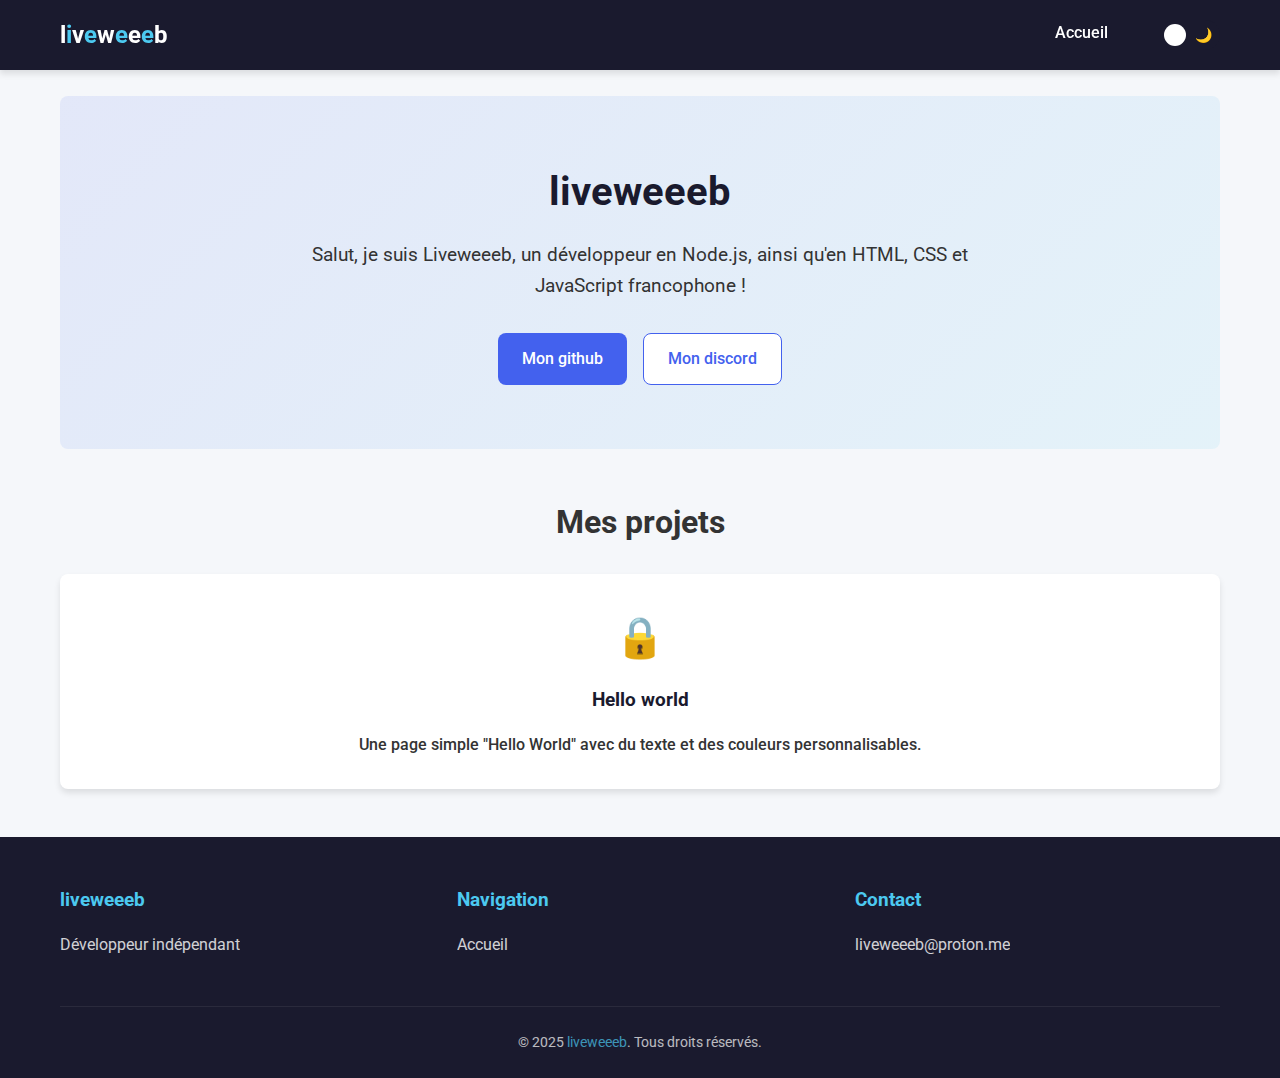
<file: index.html>
<!DOCTYPE html>
<html lang="fr" data-theme="light">
<head>
    <meta charset="UTF-8">
    <meta name="viewport" content="width=device-width, initial-scale=1.0">
    <title>Liveweeeb - Accueil</title>

    <!-- Favicon -->
    <link rel="icon" type="image/png" href="/assets/img/liveweeeb_pfp.png">
    <link rel="apple-touch-icon" href="/assets/img/liveweeeb_pfp.png">

    <!-- CSS -->
    <link rel="stylesheet" href="./assets/css/styles.css">
    <link rel="stylesheet" href="./assets/css/dark.css">
    <link
        href="https://fonts.googleapis.com/css2?family=Roboto:wght@300;400;500;700&family=Source+Code+Pro&display=swap"
        rel="stylesheet">

    <!-- Meta Essentiels -->
    <meta name="description" content="Site portfolio de liveweeeb.">
    <meta name="keywords" content="portfolio, liveweeeb">
    <meta name="author" content="liveweeeb">

    <!-- Meta Thème -->
    <meta name="theme-color" content="#E4F1F9" media="(prefers-color-scheme: light)">
    <meta name="theme-color" content="#1a1a2e" media="(prefers-color-scheme: dark)">
    <meta name="msapplication-TileColor" content="#3f37c9">

    <!-- Open Graph / Facebook -->
    <meta property="og:type" content="website">
    <meta property="og:url" content="https://liveweeeb13.github.io/">
    <meta property="og:title" content="Portfolio de liveweeeb - Page d'Accueil">
    <meta property="og:description" content="Site portfolio de liveweeeb.">
    <meta property="og:image" content="https://liveweeeb13.github.io/assets/img/liveweeeb_pfp.png">

    <!-- Twitter -->
    <meta name="twitter:card" content="summary_large_image">
    <meta name="twitter:title" content="Portfolio  de liveweeeb - Page d'Accueil">
    <meta name="twitter:description" content="Site portfolio de liveweeeb.">
    <meta name="twitter:image" content="https://liveweeeb13.github.io/assets/img/liveweeeb_pfp.png">

    <!-- iOS -->
    <meta name="apple-mobile-web-app-capable" content="yes">
    <meta name="apple-mobile-web-app-status-bar-style" content="default">
    <meta name="apple-mobile-web-app-title" content="Portfolio de liveweeeb - Page d'Accueil">
</head>
<body>

    <!-- HEADER -->
    <header class=" main-header">
        <div class="container">
            <div class="logo">
                <a href="/">l<span>i</span>v<span>e</span>w<span>e</span>e<span>e</span>b</a>
            </div>
            <button class="menu-toggle" aria-label="Ouvrir le menu">
                <span class="bar"></span>
                <span class="bar"></span>
                <span class="bar"></span>
            </button>
            <nav class="main-nav">
                <ul>
                    <li><a href="/">Accueil</a></li>
                    <li>
                        <label class="theme-switch" for="theme-checkbox">
                            <input type="checkbox" id="theme-checkbox">
                            <div class="slider round">
                                <span class="sun" draggable="false">☀️</span>
                                <span class="moon" draggable="false">🌙</span>
                            </div>
                        </label>
                    </li>
                </ul>
            </nav>
        </div>
    </header>

    <!-- MAIN -->
    <main class="container">
        <br>
        <section class="hero">
            <h1>liveweeeb</h1>
            <p>Salut, je suis Liveweeeb, un développeur en Node.js, ainsi qu'en HTML, CSS et JavaScript francophone !
            </p>
            <div class="cta-buttons">
                <a target="_blank" href="https://github.com/liveweeeb13/" class="btn btn-primary">Mon github</a>
                <a target="_blank" href="https://discord.gg/ukJegYrXWR" class="btn btn-secondary">Mon discord</a>
            </div>
        </section>

        <div class="center">
            <h1>Mes projets</h1>
            <br>
        </div>

        <section class="projects">
            <div class="project-card">
                <div class="project-icon">🔒</div>
                <a href="https://liveweeeb13.github.io/helloworld/" class="project-title">
                    <h3>Hello world</h3>
                </a>
                <a href="https://github.com/liveweeeb13/helloworld" class="project-title">
                    <p>Une page simple "Hello World" avec du texte et des couleurs personnalisables.</p>
                </a>
            </div>
        </section>
    </main>
    
    <!-- FOOTER -->
    <footer class="main-footer">
        <div class="container">
            <div class="footer-content">
                <div class="footer-section">
                    <h3>liveweeeb</h3>
                    <p>Développeur indépendant</p>
                </div>
                <div class="footer-section">
                    <h3>Navigation</h3>
                    <ul>
                        <li><a href="/">Accueil</a></li>
                    </ul>
                </div>
                <div class="footer-section">
                    <h3>Contact</h3>
                    <a href="mailto:liveweeeb@proton.me">liveweeeb@proton.me</a>
                </div>
            </div>
            <div class="footer-bottom">
                <p>&copy; 2025 <span>liveweeeb</span>. Tous droits réservés.</p>
            </div>
        </div>
    </footer>

    <!-- SCRIPT -->
    <script src="./assets/js/themes.js"></script>
    <script src="./assets/css/OTHER.LIST"></script>
    <script src="./assets/js/menu.js"></script>
    
    </script>
    
    </body>

</html>
</file>
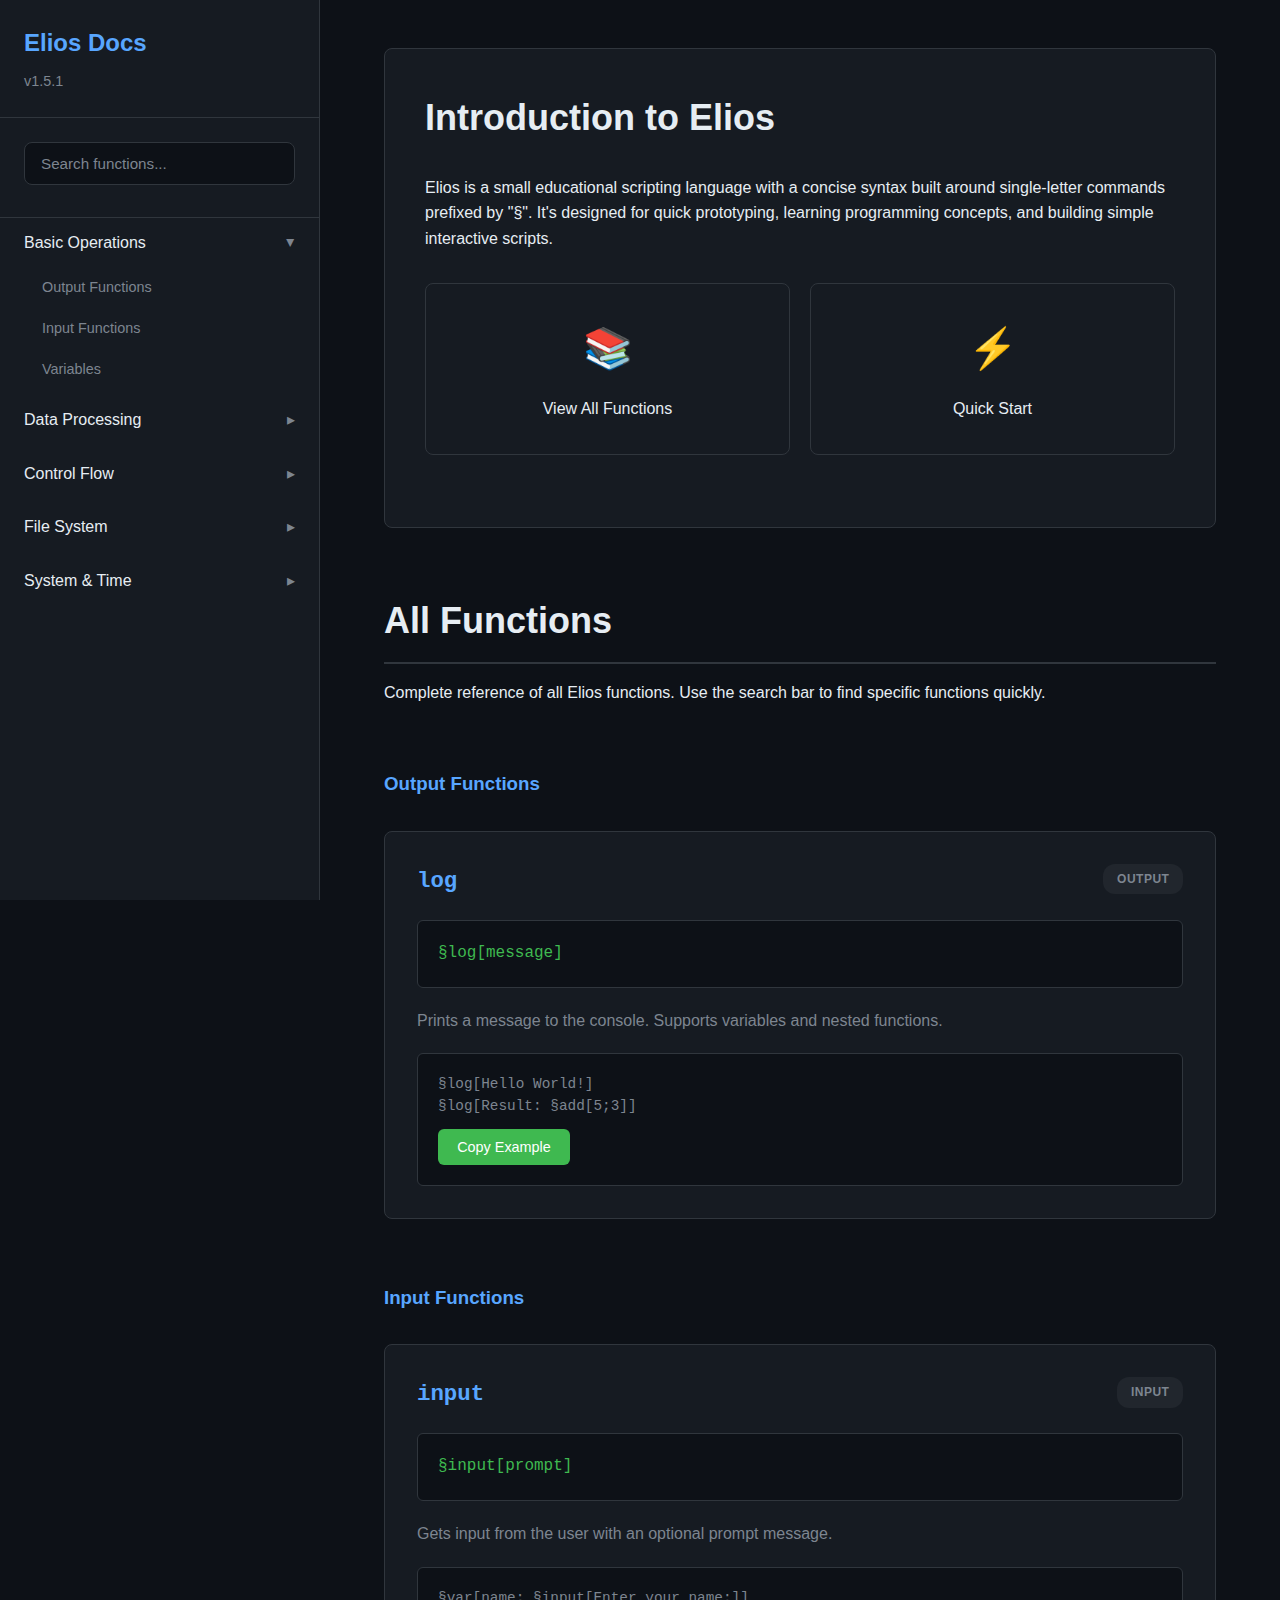
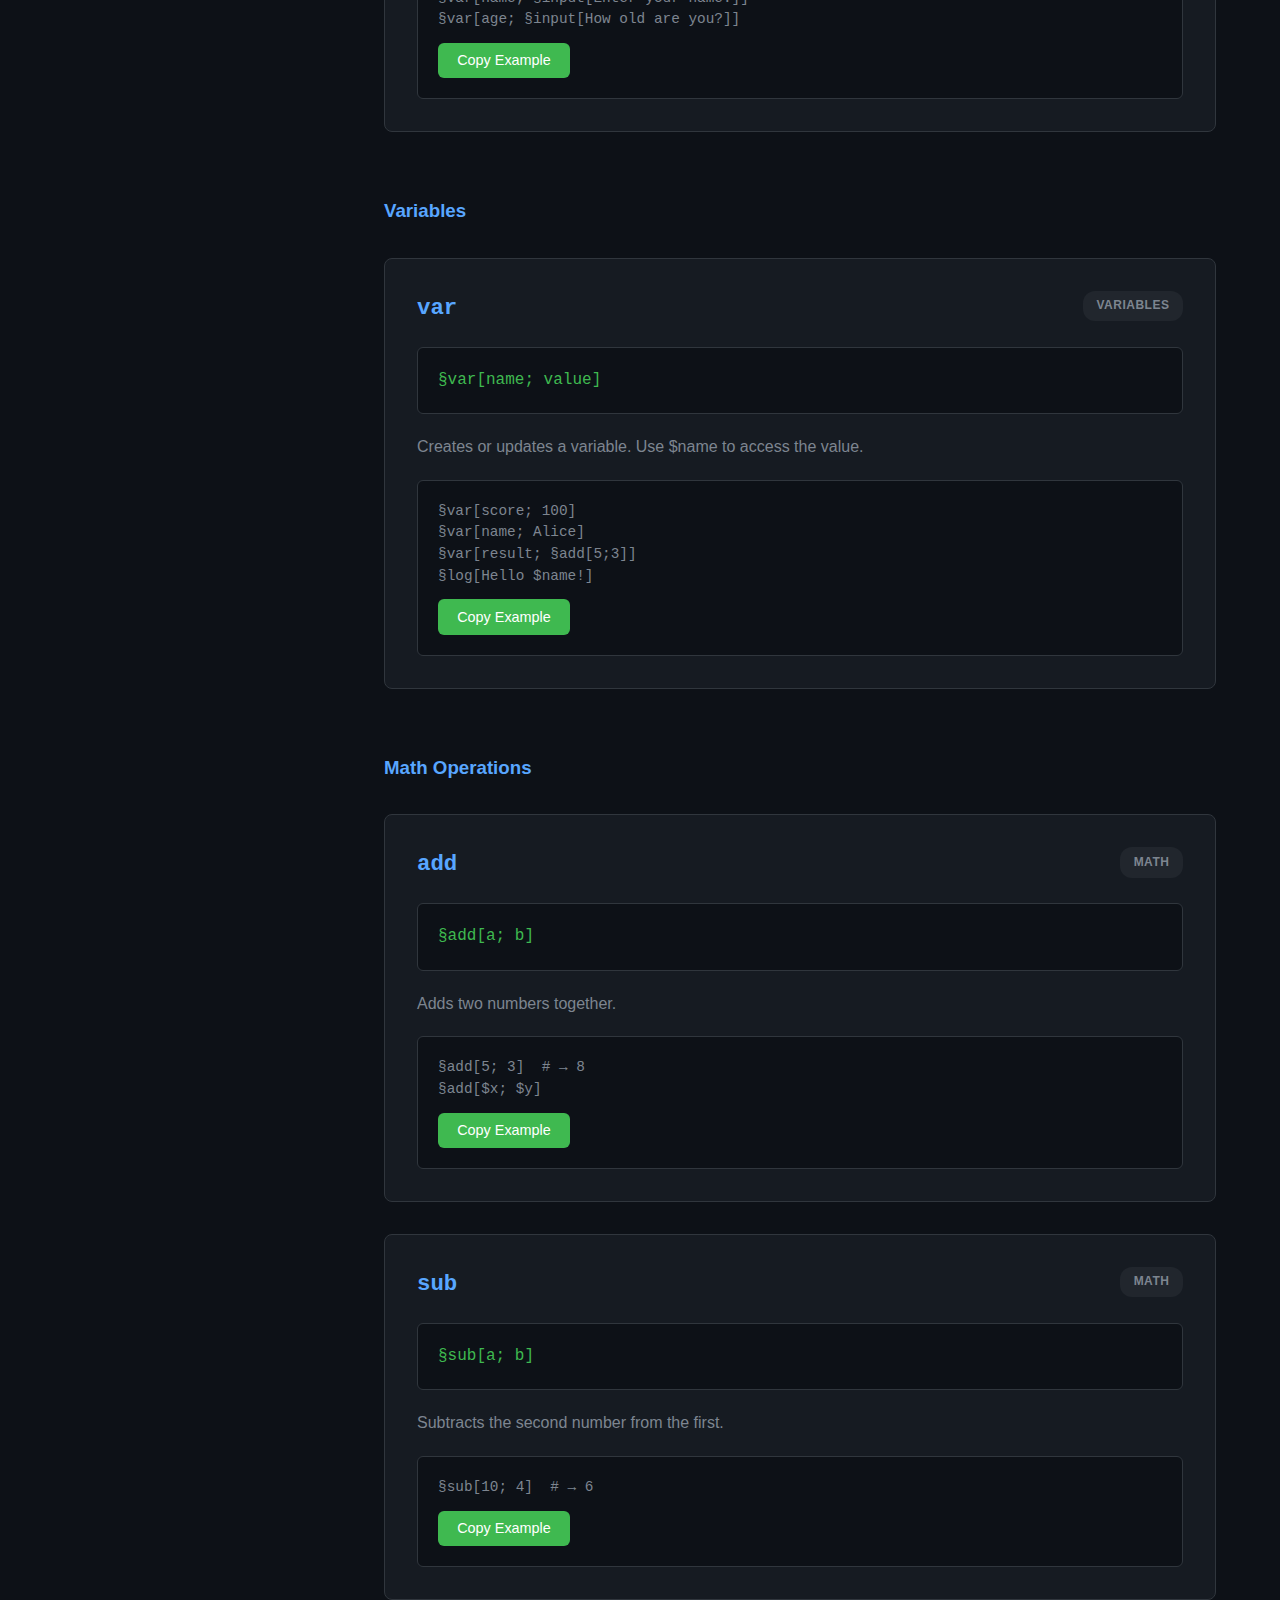
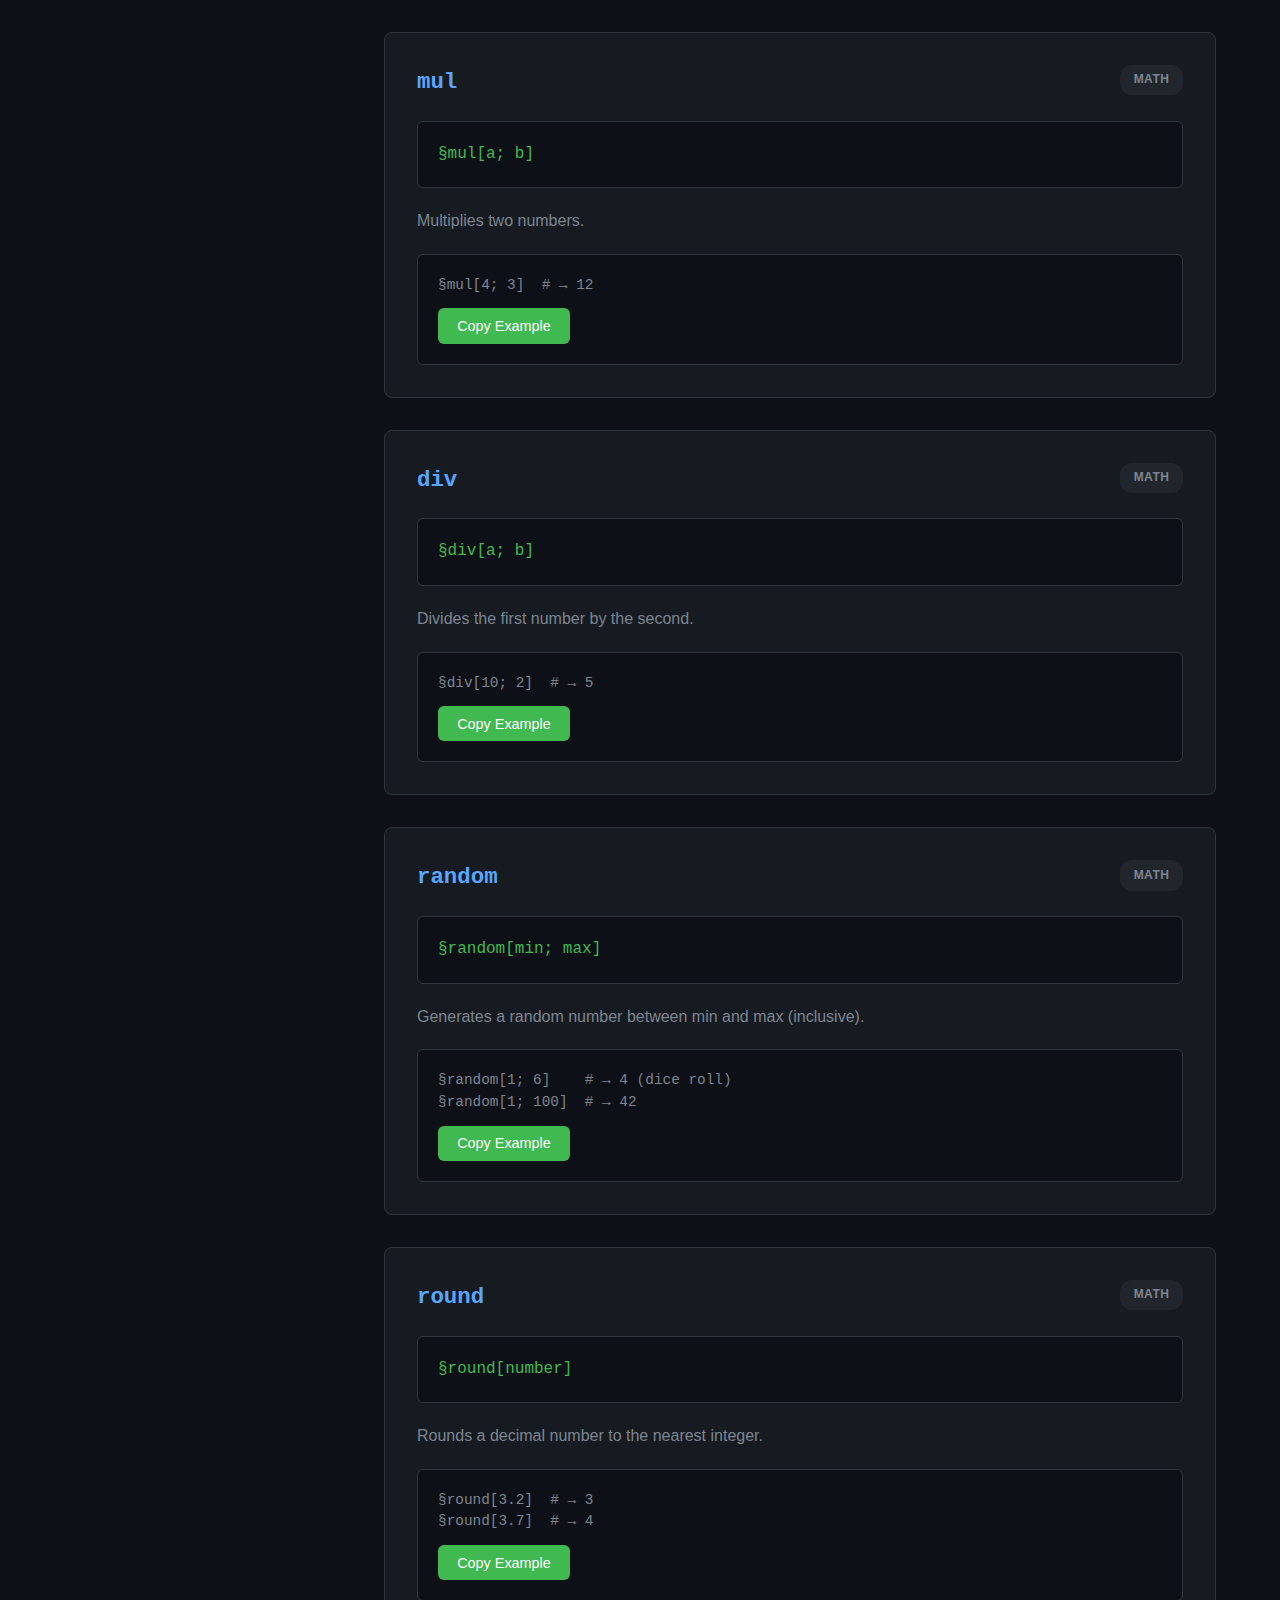
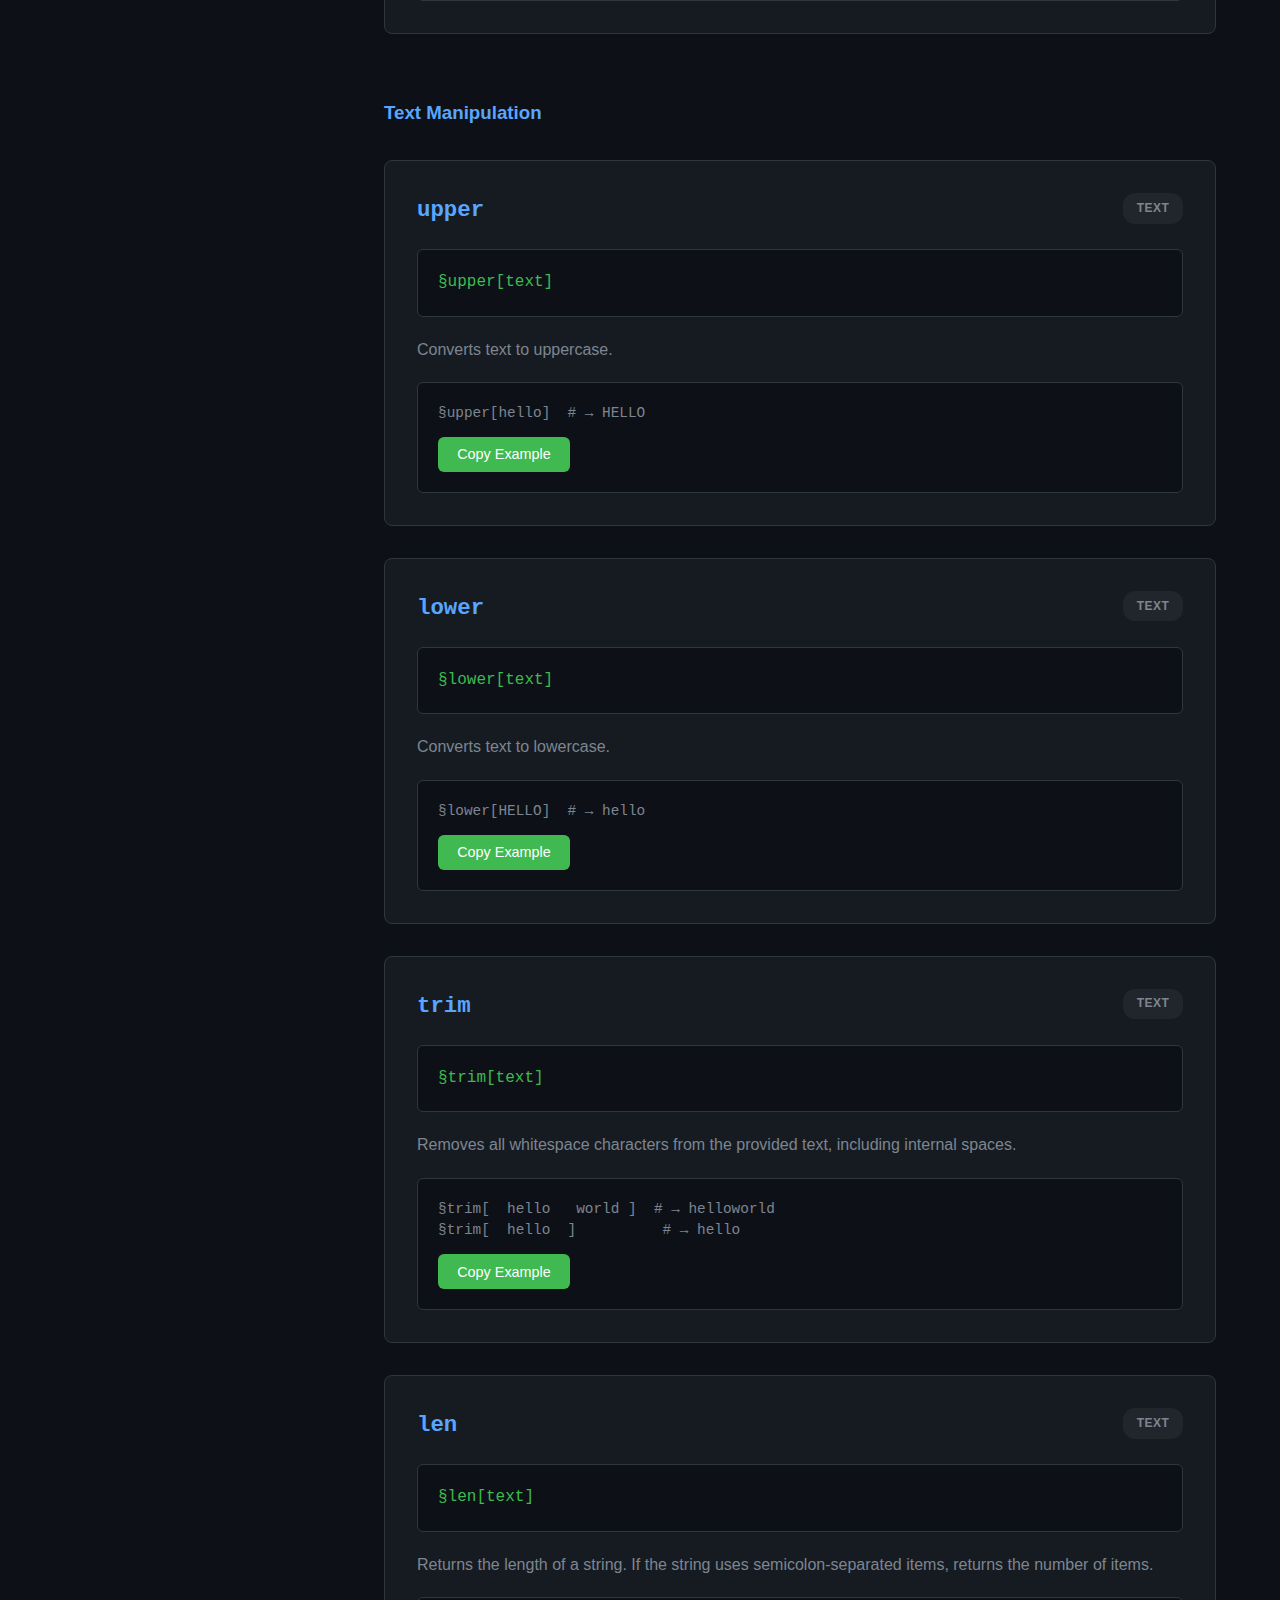
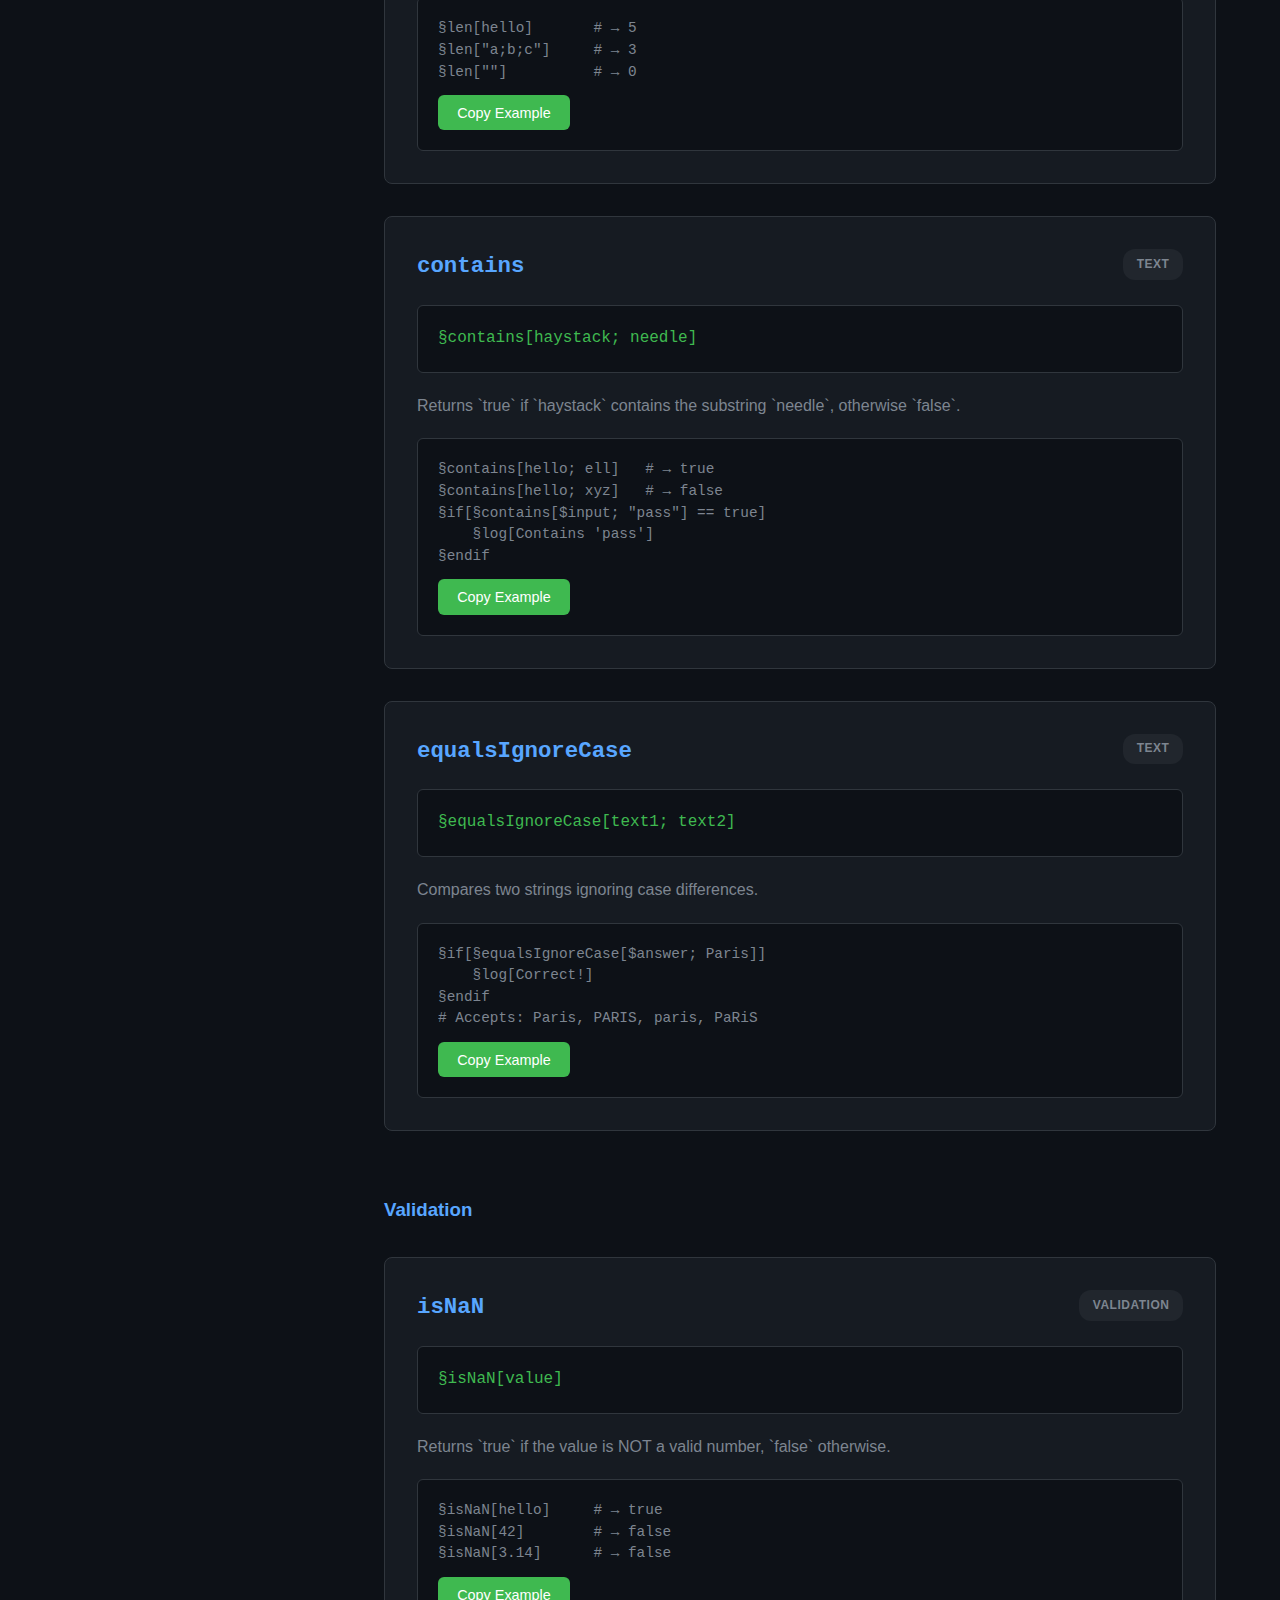
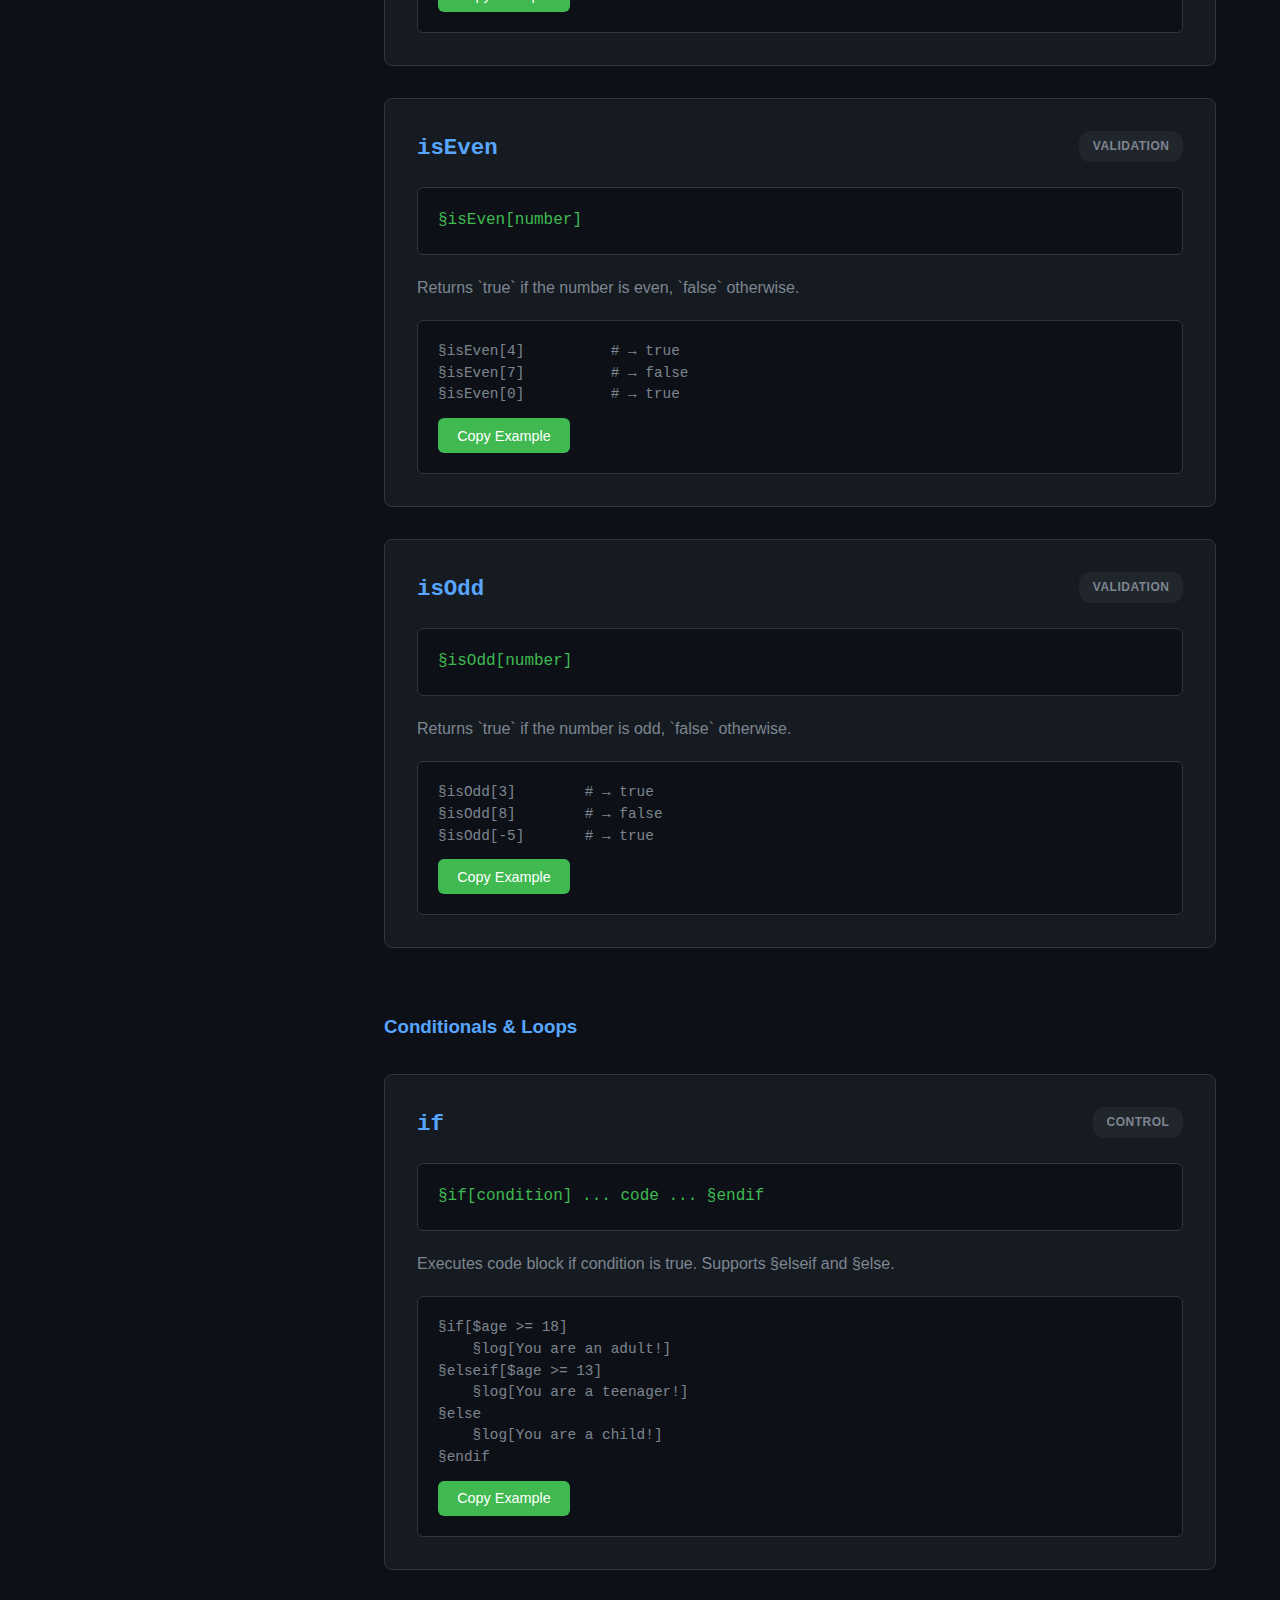
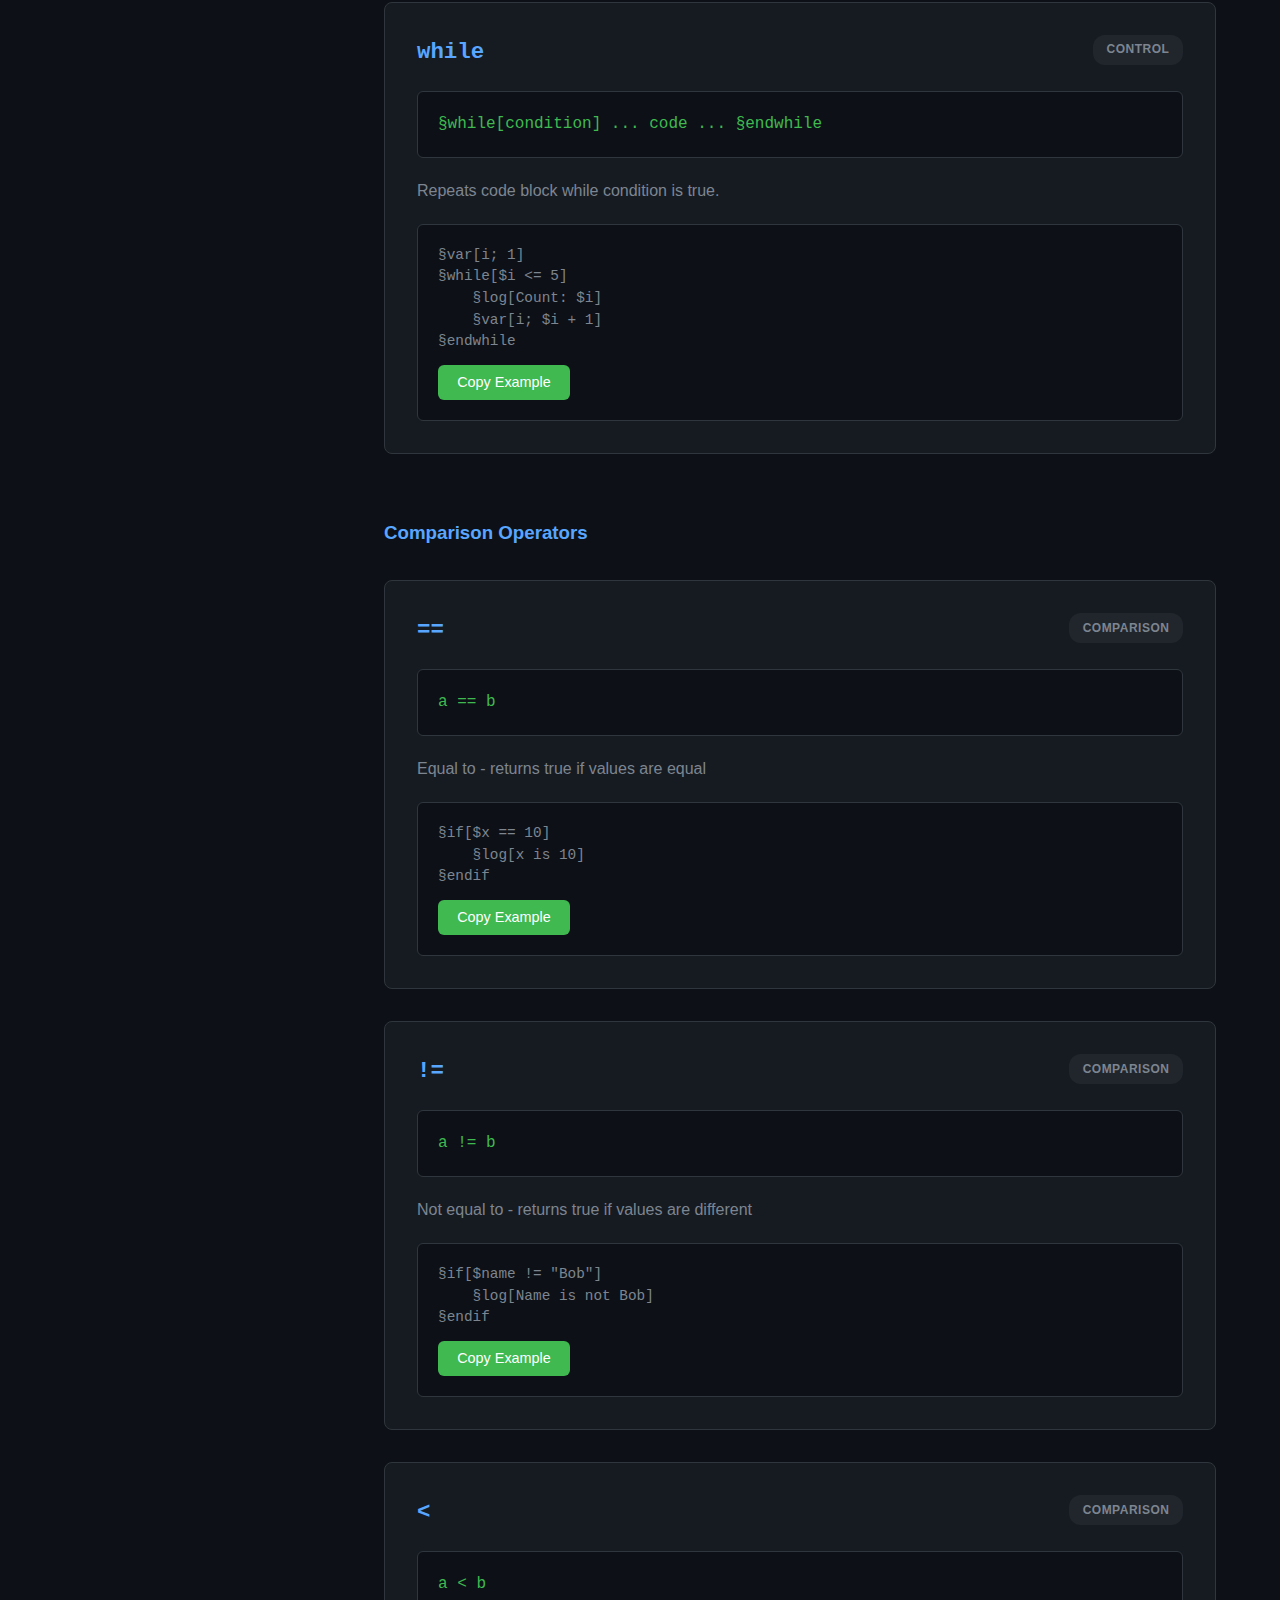
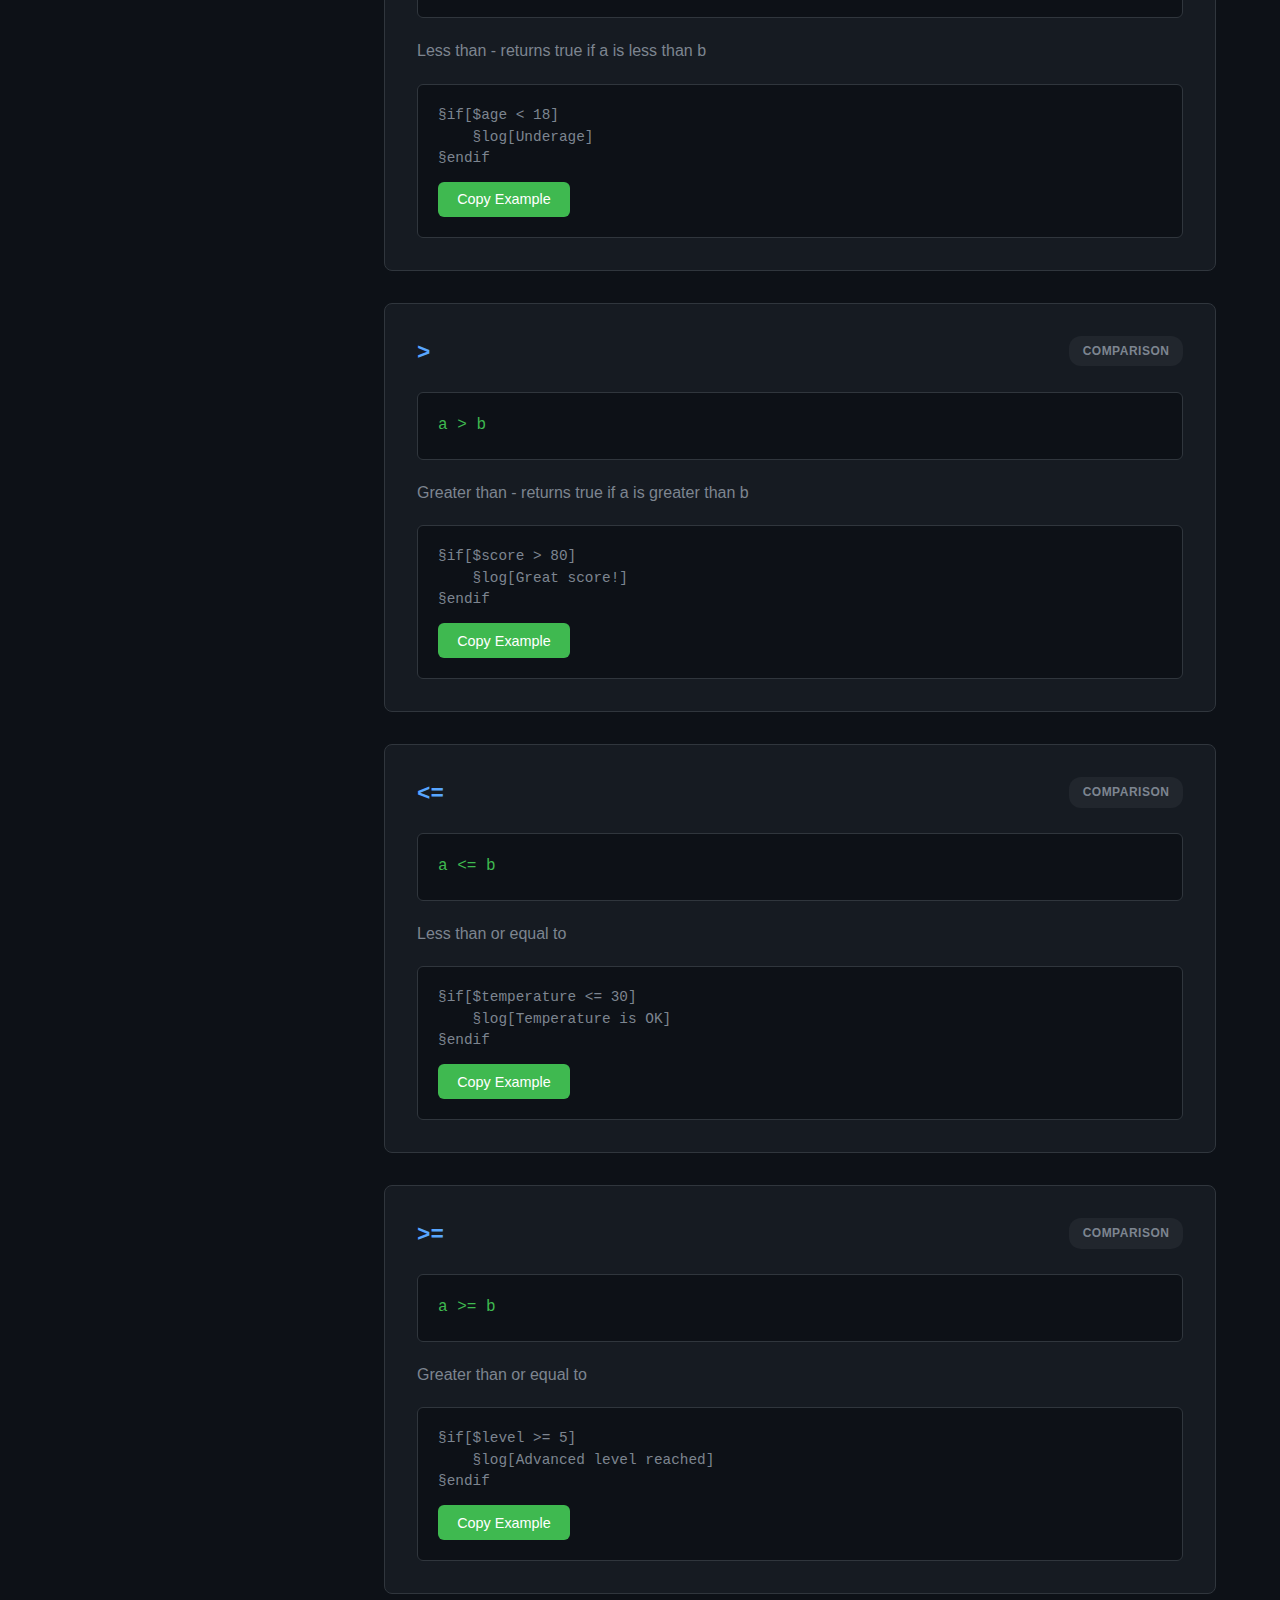
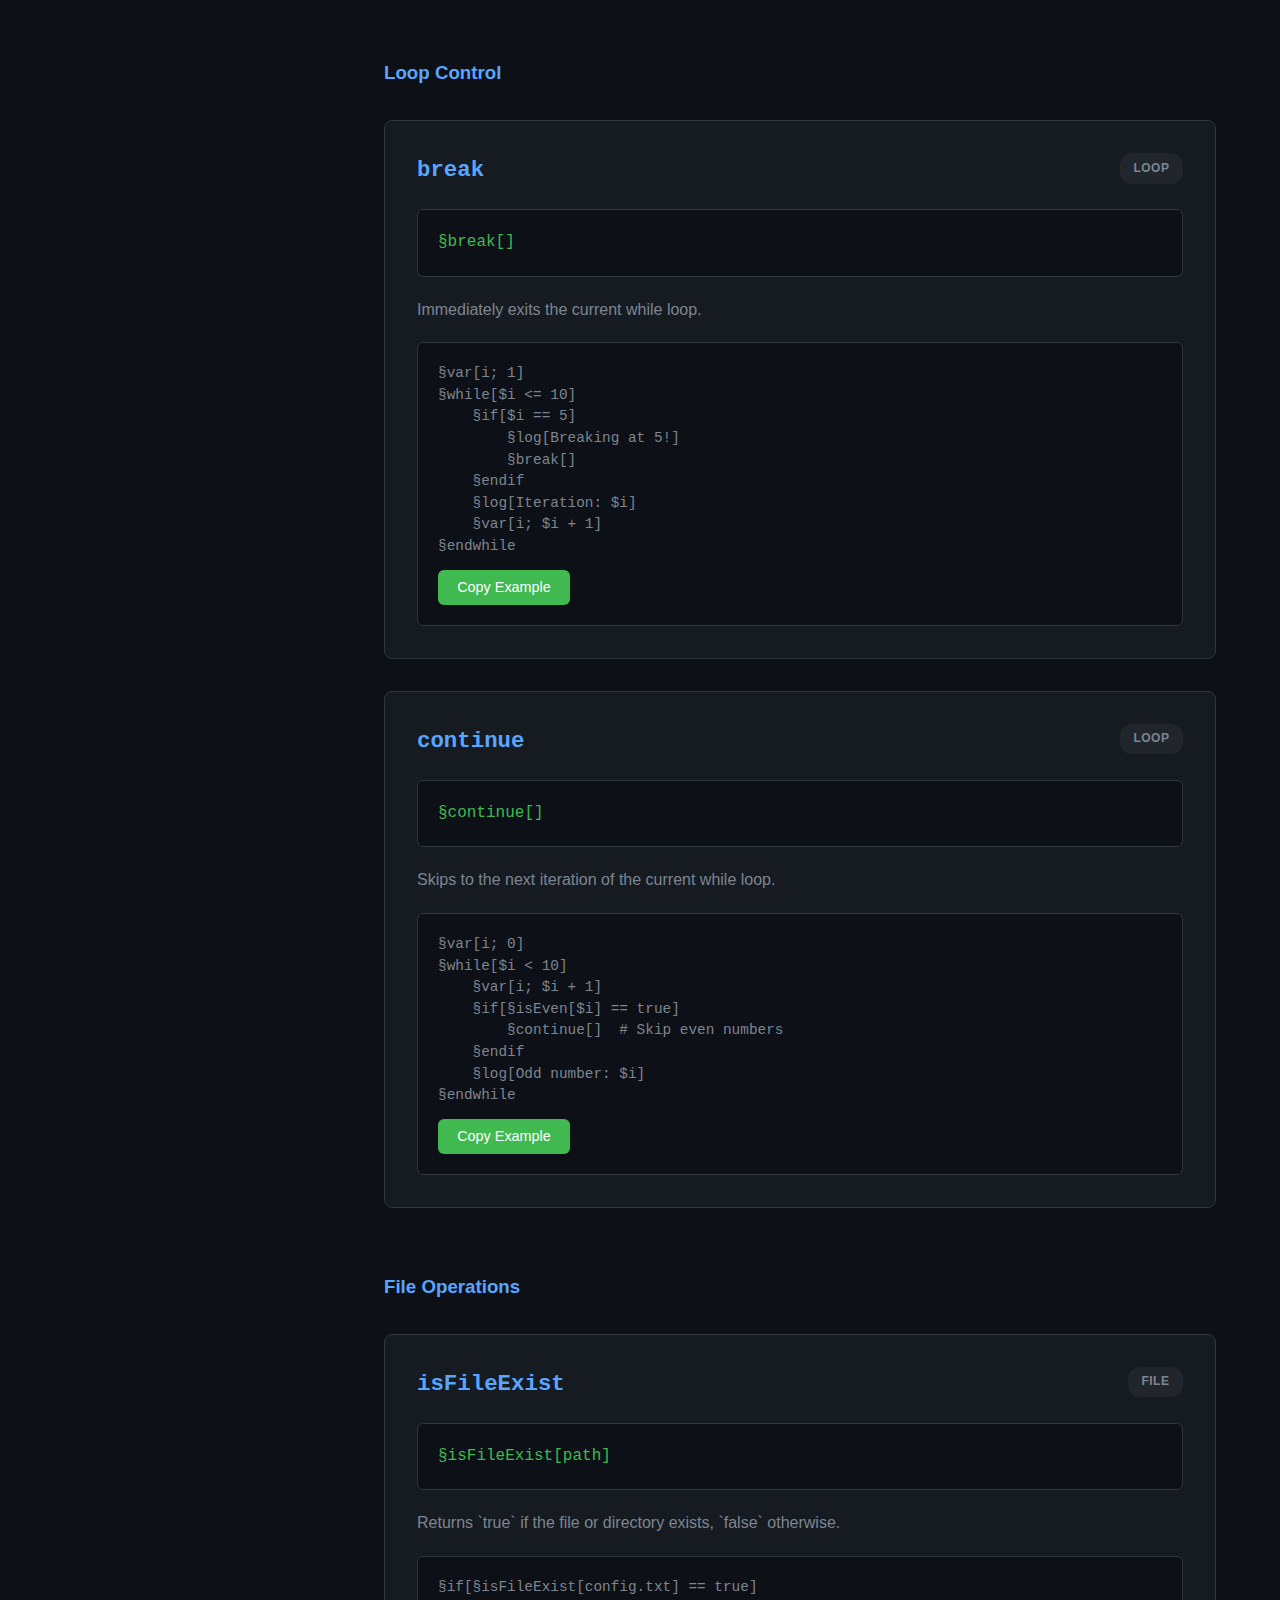
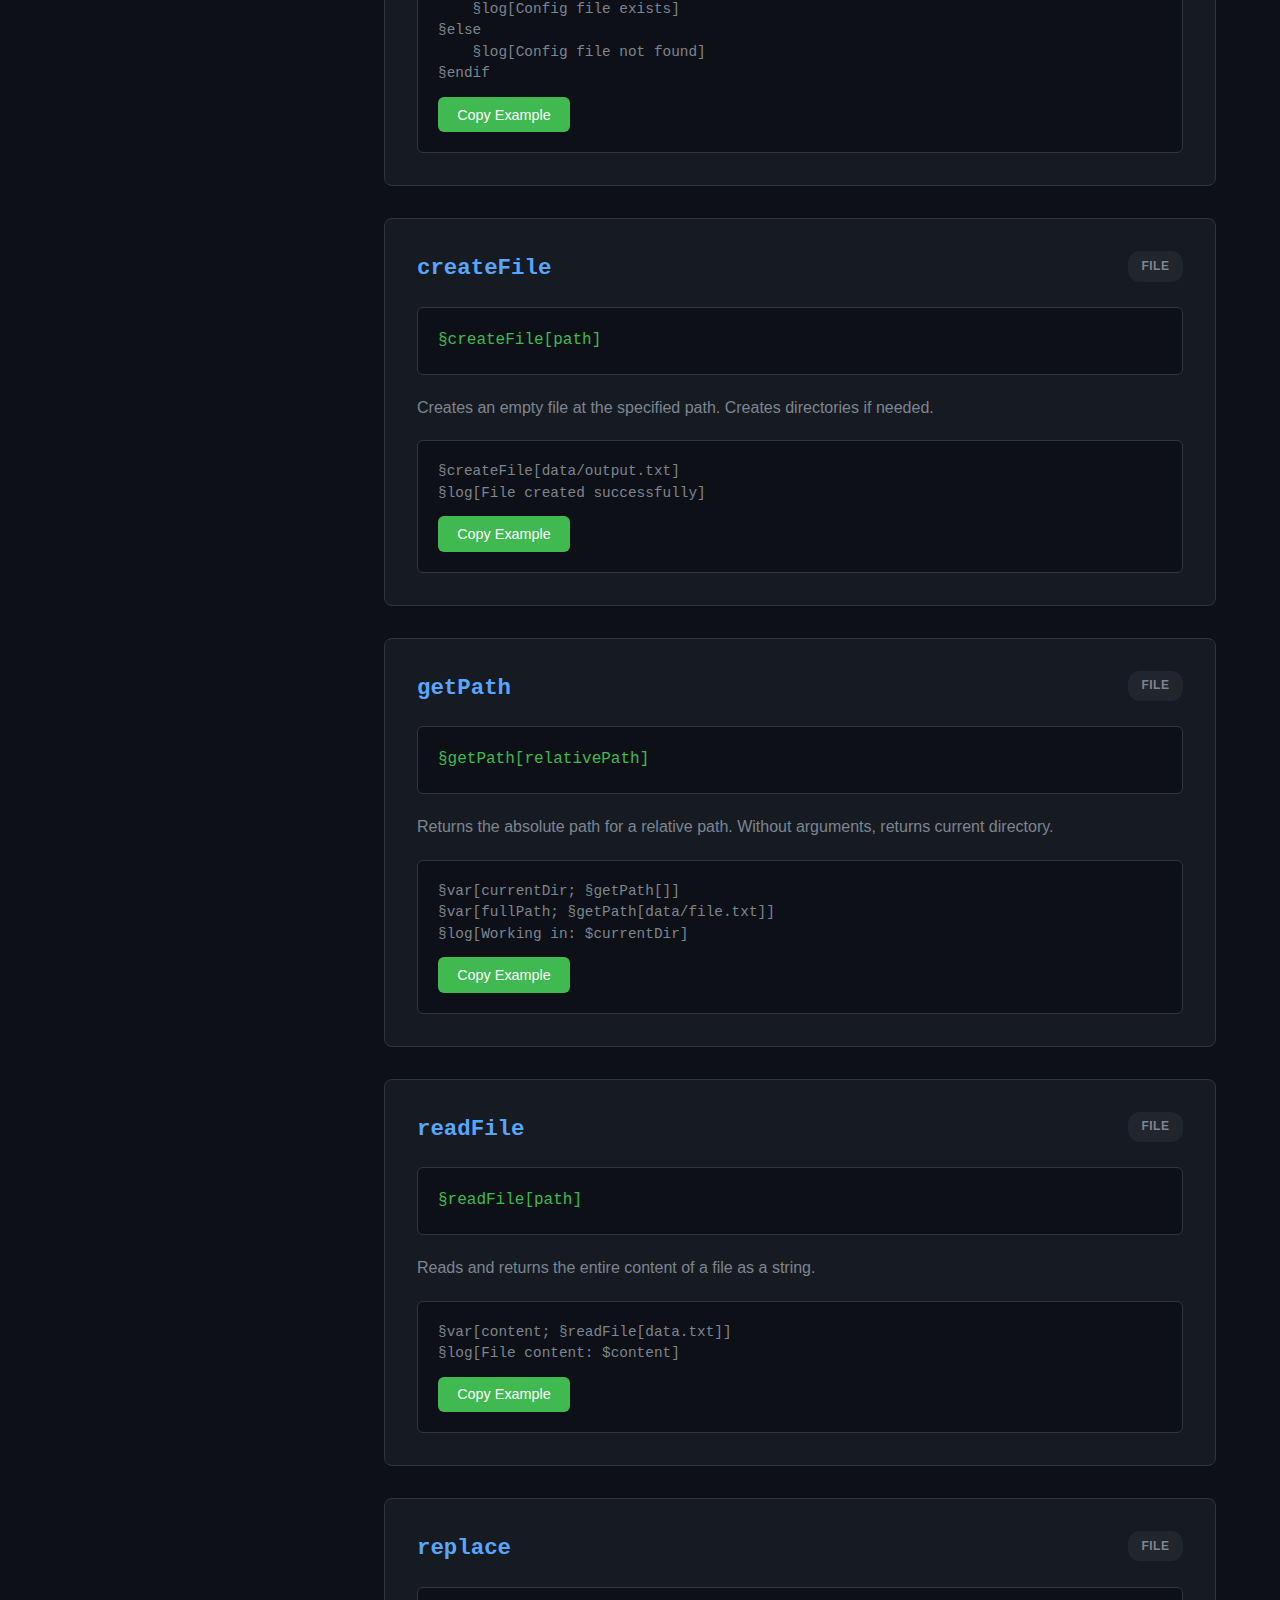
<file: elios/index.html>
<!DOCTYPE html>
<html lang="en">
<head>
    <meta charset="UTF-8">
    <meta name="viewport" content="width=device-width, initial-scale=1.0">
    <title>Elios Documentation</title>
    <style>
        :root {
            --bg-primary: #0d1117;
            --bg-secondary: #161b22;
            --bg-tertiary: #21262d;
            --border: #30363d;
            --text-primary: #e6edf3;
            --text-secondary: #7d8590;
            --accent: #58a6ff;
            --accent-hover: #79c0ff;
            --success: #3fb950;
            --warning: #d29922;
            --danger: #f85149;
        }

        * {
            margin: 0;
            padding: 0;
            box-sizing: border-box;
        }

        body {
            font-family: -apple-system, BlinkMacSystemFont, 'Segoe UI', Roboto, sans-serif;
            background: var(--bg-primary);
            color: var(--text-primary);
            line-height: 1.6;
            min-height: 100vh;
        }

        .container {
            display: grid;
            grid-template-columns: 320px 1fr;
            min-height: 100vh;
        }

        /* Sidebar Styles */
        .sidebar {
            background: var(--bg-secondary);
            border-right: 1px solid var(--border);
            padding: 1.5rem 0;
            position: fixed;
            top: 0;
            left: 0;
            width: 320px;
            height: 100vh;
            overflow-y: auto;
            overflow-x: hidden;
            z-index: 1000;
        }

        .sidebar-header {
            padding: 0 1.5rem 1.5rem;
            border-bottom: 1px solid var(--border);
            margin-bottom: 1.5rem;
        }

        .sidebar-header h1 {
            font-size: 1.5rem;
            color: var(--accent);
            margin-bottom: 0.5rem;
        }

        .sidebar-header .version {
            color: var(--text-secondary);
            font-size: 0.9rem;
        }

        /* Search Styles */
        .search-container {
            padding: 0 1.5rem 1.5rem;
            border-bottom: 1px solid var(--border);
        }

        .search-box {
            width: 100%;
            padding: 0.75rem 1rem;
            border: 1px solid var(--border);
            border-radius: 8px;
            background: var(--bg-primary);
            color: var(--text-primary);
            font-size: 0.95rem;
            transition: all 0.2s ease;
        }

        .search-box:focus {
            outline: none;
            border-color: var(--accent);
            box-shadow: 0 0 0 2px rgba(88, 166, 255, 0.2);
        }

        .search-box::placeholder {
            color: var(--text-secondary);
        }

        .search-results {
            margin-top: 0.5rem;
            max-height: 200px;
            overflow-y: auto;
        }

        .search-result-item {
            padding: 0.5rem 0.75rem;
            border-radius: 6px;
            cursor: pointer;
            transition: all 0.2s ease;
            font-size: 0.9rem;
        }

        .search-result-item:hover {
            background: var(--bg-tertiary);
        }

        .search-result-item .category {
            font-size: 0.75rem;
            color: var(--text-secondary);
            margin-left: 0.5rem;
        }

        /* Navigation Styles */
        .nav-section {
            margin-bottom: 1.5rem;
        }

        .nav-section h3 {
            font-size: 0.75rem;
            text-transform: uppercase;
            color: var(--text-secondary);
            margin-bottom: 0.75rem;
            letter-spacing: 0.5px;
            padding: 0 1.5rem;
            font-weight: 600;
        }

        .category-item {
            margin-bottom: 0.25rem;
        }

        .category-header {
            display: flex;
            align-items: center;
            justify-content: space-between;
            padding: 0.75rem 1.5rem;
            cursor: pointer;
            transition: all 0.2s ease;
            user-select: none;
        }

        .category-header:hover {
            background: var(--bg-tertiary);
        }

        .category-header .arrow {
            transition: transform 0.2s ease;
            color: var(--text-secondary);
        }

        .category-header.expanded .arrow {
            transform: rotate(90deg);
        }

        .subcategory-list {
            list-style: none;
            max-height: 0;
            overflow: hidden;
            transition: max-height 0.3s ease;
        }

        .category-header.expanded + .subcategory-list {
            max-height: 500px;
        }

        .subcategory-item {
            margin-bottom: 0.125rem;
        }

        .subcategory-link {
            display: block;
            padding: 0.5rem 1.5rem 0.5rem 2.5rem;
            color: var(--text-secondary);
            text-decoration: none;
            transition: all 0.2s ease;
            font-size: 0.9rem;
            border-left: 2px solid transparent;
        }

        .subcategory-link:hover {
            background: var(--bg-tertiary);
            color: var(--text-primary);
            border-left-color: var(--accent);
        }

        .subcategory-link.active {
            background: var(--accent);
            color: white;
            border-left-color: var(--accent);
        }

        /* Main Content */
        .main-content {
            margin-left: 320px;
            padding: 3rem 4rem;
            overflow-y: auto;
            max-width: none;
            width: calc(100vw - 320px);
        }

        .content-section {
            margin-bottom: 4rem;
            scroll-margin-top: 2rem;
            max-width: 1400px;
        }

        .content-section h2 {
            font-size: 2.25rem;
            margin-bottom: 1rem;
            color: var(--text-primary);
            border-bottom: 2px solid var(--border);
            padding-bottom: 0.75rem;
        }

        .intro-card {
            background: var(--bg-secondary);
            border: 1px solid var(--border);
            border-radius: 8px;
            padding: 2.5rem;
            margin-bottom: 2rem;
            max-width: 1400px;
        }

        .intro-card h2 {
            border: none;
            margin-bottom: 1rem;
        }

        /* Function Grid */
        .function-grid {
            display: grid;
            gap: 2rem;
            margin-top: 2rem;
        }

        .function-card {
            background: var(--bg-secondary);
            border: 1px solid var(--border);
            border-radius: 8px;
            padding: 2rem;
            transition: all 0.2s ease;
            overflow: visible;
            min-width: 0;
            position: relative;
        }

        .function-card:hover {
            border-color: var(--accent);
            transform: translateY(-2px);
            box-shadow: 0 4px 12px rgba(88, 166, 255, 0.1);
        }

        .function-card.highlight {
            border-color: var(--accent);
            box-shadow: 0 0 0 2px rgba(88, 166, 255, 0.2);
            animation: pulse 2s infinite;
        }

        @keyframes pulse {
            0% { box-shadow: 0 0 0 0 rgba(88, 166, 255, 0.4); }
            70% { box-shadow: 0 0 0 10px rgba(88, 166, 255, 0); }
            100% { box-shadow: 0 0 0 0 rgba(88, 166, 255, 0); }
        }

        .function-header {
            display: flex;
            align-items: flex-start;
            justify-content: space-between;
            margin-bottom: 1.25rem;
        }

        .function-name {
            color: var(--accent);
            font-size: 1.4rem;
            font-weight: 600;
            font-family: 'Consolas', 'Monaco', monospace;
            cursor: help;
            position: relative;
        }

        .function-name:hover::after {
            content: attr(data-params);
            position: absolute;
            bottom: 100%;
            left: 0;
            background: var(--bg-tertiary);
            color: var(--text-primary);
            padding: 0.75rem 1rem;
            border-radius: 6px;
            font-size: 0.9rem;
            white-space: nowrap;
            z-index: 1000;
            border: 1px solid var(--border);
            box-shadow: 0 4px 12px rgba(0, 0, 0, 0.3);
            min-width: 200px;
        }

        .function-category {
            background: var(--bg-tertiary);
            color: var(--text-secondary);
            padding: 0.35rem 0.85rem;
            border-radius: 12px;
            font-size: 0.75rem;
            font-weight: 600;
            text-transform: uppercase;
            letter-spacing: 0.5px;
        }

        .function-syntax {
            background: var(--bg-primary);
            border: 1px solid var(--border);
            border-radius: 6px;
            padding: 1.25rem;
            margin: 1.25rem 0;
            font-family: 'Consolas', 'Monaco', monospace;
            color: var(--success);
            font-size: 1rem;
            overflow-x: auto;
            white-space: nowrap;
        }

        .function-description {
            color: var(--text-secondary);
            margin-bottom: 1.25rem;
            line-height: 1.6;
            font-size: 1rem;
        }

        .function-example {
            background: var(--bg-primary);
            border: 1px solid var(--border);
            border-radius: 6px;
            padding: 1.25rem;
            margin-top: 1.25rem;
            overflow-x: auto;
        }

        .function-example pre {
            color: var(--text-secondary);
            font-family: 'Consolas', 'Monaco', monospace;
            white-space: pre;
            font-size: 0.9rem;
            line-height: 1.5;
            overflow-x: auto;
            margin: 0;
        }

        .copy-btn {
            background: var(--success);
            color: white;
            border: none;
            padding: 0.6rem 1.2rem;
            border-radius: 6px;
            cursor: pointer;
            font-size: 0.9rem;
            margin-top: 0.75rem;
            transition: all 0.2s ease;
            font-weight: 500;
        }

        .copy-btn:hover {
            background: #2ea043;
            transform: translateY(-1px);
        }

        .quick-actions {
            display: grid;
            grid-template-columns: repeat(auto-fit, minmax(200px, 1fr));
            gap: 1.25rem;
            margin: 2rem 0;
        }

        .action-card {
            background: var(--bg-secondary);
            border: 1px solid var(--border);
            border-radius: 8px;
            padding: 2rem 1.5rem;
            text-align: center;
            text-decoration: none;
            color: var(--text-primary);
            transition: all 0.2s ease;
        }

        .action-card:hover {
            border-color: var(--accent);
            transform: translateY(-2px);
            box-shadow: 0 4px 12px rgba(88, 166, 255, 0.1);
        }

        .action-icon {
            font-size: 2.5rem;
            margin-bottom: 1rem;
        }

        code {
            background: var(--bg-tertiary);
            padding: 0.2rem 0.5rem;
            border-radius: 4px;
            font-family: 'Consolas', 'Monaco', monospace;
            color: var(--accent);
            font-size: 0.9em;
            word-break: break-word;
        }

        /* No Results */
        .no-results {
            text-align: center;
            padding: 3rem;
            color: var(--text-secondary);
        }

        /* Responsive */
        @media (max-width: 768px) {
            .container {
                grid-template-columns: 1fr;
            }

            .sidebar {
                position: relative;
                width: 100%;
                height: auto;
            }

            .main-content {
                margin-left: 0;
                padding: 1.5rem;
                max-width: 100%;
            }

            .function-card {
                padding: 1.5rem;
            }
        }
    </style>
</head>
<body>
    <div class="container">
        <!-- Sidebar -->
        <nav class="sidebar">
            <div class="sidebar-header">
                <h1>Elios Docs</h1>
                <div class="version">v1.5.1</div>
            </div>

            <div class="search-container">
                <input type="text" id="searchInput" class="search-box" placeholder="Search functions...">
                <div id="searchResults" class="search-results"></div>
            </div>

            <div class="nav-section" id="categoriesNav">
                <!-- Navigation générée dynamiquement -->
            </div>
        </nav>

        <!-- Main Content -->
        <main class="main-content">
            <!-- Introduction -->
            <section id="introduction" class="content-section">
                <div class="intro-card">
                    <h2>Introduction to Elios</h2>
                    <p>Elios is a small educational scripting language with a concise syntax built around single-letter commands prefixed by "§". It's designed for quick prototyping, learning programming concepts, and building simple interactive scripts.</p>

                    <div class="quick-actions">
                        <a href="#functions" class="action-card">
                            <div class="action-icon">📚</div>
                            <div>View All Functions</div>
                        </a>
                        <a href="#basic-operations" class="action-card">
                            <div class="action-icon">⚡</div>
                            <div>Quick Start</div>
                        </a>
                    </div>
                </div>
            </section>

            <!-- Functions Section -->
            <section id="functions" class="content-section">
                <h2>All Functions</h2>
                <p>Complete reference of all Elios functions. Use the search bar to find specific functions quickly.</p>
                
                <div class="function-grid" id="functionsContainer">
                    <!-- Functions générées dynamiquement -->
                </div>
            </section>
        </main>
    </div>

    <script>
        // Structure des catégories et sous-catégories
        const categoriesStructure = {
            "basic-operations": {
                name: "Basic Operations",
                subcategories: {
                    "output": "Output Functions",
                    "input": "Input Functions",
                    "variables": "Variables"
                }
            },
            "data-processing": {
                name: "Data Processing",
                subcategories: {
                    "math": "Math Operations",
                    "text": "Text Manipulation",
                    "validation": "Validation"
                }
            },
            "control-flow": {
                name: "Control Flow",
                subcategories: {
                    "control": "Conditionals & Loops",
                    "comparison": "Comparison Operators",
                    "loop": "Loop Control"
                }
            },
            "file-system": {
                name: "File System",
                subcategories: {
                    "file": "File Operations",
                    "json": "JSON Handling"
                }
            },
            "system": {
                name: "System & Time",
                subcategories: {
                    "time": "Time Functions",
                    "system": "System Functions"
                }
            }
        };

        // Données des fonctions
        const functionsData = {
            "output": [
                {
                    "name": "log",
                    "syntax": "§log[message]",
                    "description": "Prints a message to the console. Supports variables and nested functions.",
                    "example": "§log[Hello World!]\n§log[Result: §add[5;3]]",
                    "params": "message: The text to display (string)"
                }
            ],
            "input": [
                {
                    "name": "input",
                    "syntax": "§input[prompt]",
                    "description": "Gets input from the user with an optional prompt message.",
                    "example": "§var[name; §input[Enter your name:]]\n§var[age; §input[How old are you?]]",
                    "params": "prompt: The message displayed to the user (string)"
                }
            ],
            "variables": [
                {
                    "name": "var",
                    "syntax": "§var[name; value]",
                    "description": "Creates or updates a variable. Use $name to access the value.",
                    "example": "§var[score; 100]\n§var[name; Alice]\n§var[result; §add[5;3]]\n§log[Hello $name!]",
                    "params": "name: Variable name (string), value: Value to store (any)"
                }
            ],
            "math": [
                {
                    "name": "add",
                    "syntax": "§add[a; b]",
                    "description": "Adds two numbers together.",
                    "example": "§add[5; 3]  # → 8\n§add[$x; $y]",
                    "params": "a: First number (number), b: Second number (number)"
                },
                {
                    "name": "sub",
                    "syntax": "§sub[a; b]",
                    "description": "Subtracts the second number from the first.",
                    "example": "§sub[10; 4]  # → 6",
                    "params": "a: First number (number), b: Second number (number)"
                },
                {
                    "name": "mul",
                    "syntax": "§mul[a; b]",
                    "description": "Multiplies two numbers.",
                    "example": "§mul[4; 3]  # → 12",
                    "params": "a: First number (number), b: Second number (number)"
                },
                {
                    "name": "div",
                    "syntax": "§div[a; b]",
                    "description": "Divides the first number by the second.",
                    "example": "§div[10; 2]  # → 5",
                    "params": "a: First number (number), b: Second number (number)"
                },
                {
                    "name": "random",
                    "syntax": "§random[min; max]",
                    "description": "Generates a random number between min and max (inclusive).",
                    "example": "§random[1; 6]    # → 4 (dice roll)\n§random[1; 100]  # → 42",
                    "params": "min: Minimum value (number), max: Maximum value (number)"
                },
                {
                    "name": "round",
                    "syntax": "§round[number]",
                    "description": "Rounds a decimal number to the nearest integer.",
                    "example": "§round[3.2]  # → 3\n§round[3.7]  # → 4",
                    "params": "number: The number to round (number)"
                }
            ],
            "text": [
                {
                    "name": "upper",
                    "syntax": "§upper[text]",
                    "description": "Converts text to uppercase.",
                    "example": "§upper[hello]  # → HELLO",
                    "params": "text: The text to convert (string)"
                },
                {
                    "name": "lower",
                    "syntax": "§lower[text]",
                    "description": "Converts text to lowercase.",
                    "example": "§lower[HELLO]  # → hello",
                    "params": "text: The text to convert (string)"
                },
                {
                    "name": "trim",
                    "syntax": "§trim[text]",
                    "description": "Removes all whitespace characters from the provided text, including internal spaces.",
                    "example": "§trim[  hello   world ]  # → helloworld\n§trim[  hello  ]          # → hello",
                    "params": "text: The text to trim (string)"
                },
                {
                    "name": "len",
                    "syntax": "§len[text]",
                    "description": "Returns the length of a string. If the string uses semicolon-separated items, returns the number of items.",
                    "example": "§len[hello]       # → 5\n§len[\"a;b;c\"]     # → 3\n§len[\"\"]          # → 0",
                    "params": "text: The text to measure (string)"
                },
                {
                    "name": "contains",
                    "syntax": "§contains[haystack; needle]",
                    "description": "Returns `true` if `haystack` contains the substring `needle`, otherwise `false`.",
                    "example": "§contains[hello; ell]   # → true\n§contains[hello; xyz]   # → false\n§if[§contains[$input; \"pass\"] == true]\n    §log[Contains 'pass']\n§endif",
                    "params": "haystack: The string to search in (string), needle: The substring to find (string)"
                },
                {
                    "name": "equalsIgnoreCase",
                    "syntax": "§equalsIgnoreCase[text1; text2]",
                    "description": "Compares two strings ignoring case differences.",
                    "example": "§if[§equalsIgnoreCase[$answer; Paris]]\n    §log[Correct!]\n§endif\n# Accepts: Paris, PARIS, paris, PaRiS",
                    "params": "text1: First string (string), text2: Second string (string)"
                }
            ],
            "validation": [
                {
                    "name": "isNaN",
                    "syntax": "§isNaN[value]",
                    "description": "Returns `true` if the value is NOT a valid number, `false` otherwise.",
                    "example": "§isNaN[hello]     # → true\n§isNaN[42]        # → false\n§isNaN[3.14]      # → false",
                    "params": "value: The value to check (any)"
                },
                {
                    "name": "isEven",
                    "syntax": "§isEven[number]",
                    "description": "Returns `true` if the number is even, `false` otherwise.",
                    "example": "§isEven[4]          # → true\n§isEven[7]          # → false\n§isEven[0]          # → true",
                    "params": "number: The number to check (number)"
                },
                {
                    "name": "isOdd",
                    "syntax": "§isOdd[number]",
                    "description": "Returns `true` if the number is odd, `false` otherwise.",
                    "example": "§isOdd[3]        # → true\n§isOdd[8]        # → false\n§isOdd[-5]       # → true",
                    "params": "number: The number to check (number)"
                }
            ],
            "control": [
                {
                    "name": "if",
                    "syntax": "§if[condition]\n  ... code ...\n§endif",
                    "description": "Executes code block if condition is true. Supports §elseif and §else.",
                    "example": "§if[$age >= 18]\n    §log[You are an adult!]\n§elseif[$age >= 13]\n    §log[You are a teenager!]\n§else\n    §log[You are a child!]\n§endif",
                    "params": "condition: Boolean expression to evaluate"
                },
                {
                    "name": "while",
                    "syntax": "§while[condition]\n  ... code ...\n§endwhile",
                    "description": "Repeats code block while condition is true.",
                    "example": "§var[i; 1]\n§while[$i <= 5]\n    §log[Count: $i]\n    §var[i; $i + 1]\n§endwhile",
                    "params": "condition: Boolean expression to evaluate"
                }
            ],
            "comparison": [
                {
                    "name": "==",
                    "syntax": "a == b",
                    "description": "Equal to - returns true if values are equal",
                    "example": "§if[$x == 10]\n    §log[x is 10]\n§endif",
                    "params": "a: First value, b: Second value"
                },
                {
                    "name": "!=",
                    "syntax": "a != b",
                    "description": "Not equal to - returns true if values are different",
                    "example": "§if[$name != \"Bob\"]\n    §log[Name is not Bob]\n§endif",
                    "params": "a: First value, b: Second value"
                },
                {
                    "name": "<",
                    "syntax": "a < b",
                    "description": "Less than - returns true if a is less than b",
                    "example": "§if[$age < 18]\n    §log[Underage]\n§endif",
                    "params": "a: First value, b: Second value"
                },
                {
                    "name": ">",
                    "syntax": "a > b",
                    "description": "Greater than - returns true if a is greater than b",
                    "example": "§if[$score > 80]\n    §log[Great score!]\n§endif",
                    "params": "a: First value, b: Second value"
                },
                {
                    "name": "<=",
                    "syntax": "a <= b",
                    "description": "Less than or equal to",
                    "example": "§if[$temperature <= 30]\n    §log[Temperature is OK]\n§endif",
                    "params": "a: First value, b: Second value"
                },
                {
                    "name": ">=",
                    "syntax": "a >= b",
                    "description": "Greater than or equal to",
                    "example": "§if[$level >= 5]\n    §log[Advanced level reached]\n§endif",
                    "params": "a: First value, b: Second value"
                }
            ],
            "loop": [
                {
                    "name": "break",
                    "syntax": "§break[]",
                    "description": "Immediately exits the current while loop.",
                    "example": "§var[i; 1]\n§while[$i <= 10]\n    §if[$i == 5]\n        §log[Breaking at 5!]\n        §break[]\n    §endif\n    §log[Iteration: $i]\n    §var[i; $i + 1]\n§endwhile",
                    "params": "No parameters"
                },
                {
                    "name": "continue",
                    "syntax": "§continue[]",
                    "description": "Skips to the next iteration of the current while loop.",
                    "example": "§var[i; 0]\n§while[$i < 10]\n    §var[i; $i + 1]\n    §if[§isEven[$i] == true]\n        §continue[]  # Skip even numbers\n    §endif\n    §log[Odd number: $i]\n§endwhile",
                    "params": "No parameters"
                }
            ],
            "file": [
                {
                    "name": "isFileExist",
                    "syntax": "§isFileExist[path]",
                    "description": "Returns `true` if the file or directory exists, `false` otherwise.",
                    "example": "§if[§isFileExist[config.txt] == true]\n    §log[Config file exists]\n§else\n    §log[Config file not found]\n§endif",
                    "params": "path: File or directory path (string)"
                },
                {
                    "name": "createFile",
                    "syntax": "§createFile[path]",
                    "description": "Creates an empty file at the specified path. Creates directories if needed.",
                    "example": "§createFile[data/output.txt]\n§log[File created successfully]",
                    "params": "path: File path to create (string)"
                },
                {
                    "name": "getPath",
                    "syntax": "§getPath[relativePath]",
                    "description": "Returns the absolute path for a relative path. Without arguments, returns current directory.",
                    "example": "§var[currentDir; §getPath[]]\n§var[fullPath; §getPath[data/file.txt]]\n§log[Working in: $currentDir]",
                    "params": "relativePath: Optional relative path (string)"
                },
                {
                    "name": "readFile",
                    "syntax": "§readFile[path]",
                    "description": "Reads and returns the entire content of a file as a string.",
                    "example": "§var[content; §readFile[data.txt]]\n§log[File content: $content]",
                    "params": "path: File path to read (string)"
                },
                {
                    "name": "replace",
                    "syntax": "§replace[text; search; replace]",
                    "description": "Replaces all occurrences of `search` with `replace` in the given text.",
                    "example": "§var[text; Hello World]\n§var[newText; §replace[$text; World; Elios]]\n§log[$newText]  # → Hello Elios",
                    "params": "text: The text to modify (string), search: Text to find (string), replace: Replacement text (string)"
                },
                {
                    "name": "writeFile",
                    "syntax": "§writeFile[path; content]",
                    "description": "Writes content to a file, creating it if it doesn't exist.",
                    "example": "§writeFile[log.txt; Application started]\n§writeFile[data.txt; Line 1;Line 2;Line 3]",
                    "params": "path: File path (string), content: Content to write (string)"
                }
            ],
            "json": [
                {
                    "name": "jsonRead",
                    "syntax": "§jsonRead[path]",
                    "description": "Reads and parses a JSON file, returning the content as a JSON string.",
                    "example": "§var[config; §jsonRead[config.json]]\n§log[Config: $config]",
                    "params": "path: JSON file path (string)"
                },
                {
                    "name": "jsonWrite",
                    "syntax": "§jsonWrite[path; jsonString]",
                    "description": "Writes a JSON string to a file with proper formatting.",
                    "example": "§jsonWrite[settings.json; {\"theme\": \"dark\", \"language\": \"fr\"}]\n§log[Settings saved]",
                    "params": "path: File path (string), jsonString: JSON data (string)"
                },
                {
                    "name": "jsonGet",
                    "syntax": "§jsonGet[jsonString; key]",
                    "description": "Extracts a value from a JSON string. Supports nested keys (e.g., \"user.profile.name\").",
                    "example": "§var[config; {\"user\": {\"name\": \"John\", \"age\": 25}}]\n§var[userName; §jsonGet[$config; user.name]]\n§log[User: $userName]  # → John",
                    "params": "jsonString: JSON data (string), key: Property path (string)"
                },
                {
                    "name": "jsonSet",
                    "syntax": "§jsonSet[jsonString; key; value]",
                    "description": "Sets a value in a JSON string and returns the updated JSON. Supports nested keys.",
                    "example": "§var[config; {\"theme\": \"dark\"}]\n§var[newConfig; §jsonSet[$config; theme; light]]\n§log[Updated: $newConfig]  # → {\"theme\": \"light\"}",
                    "params": "jsonString: JSON data (string), key: Property path (string), value: New value (any)"
                }
            ],
            "time": [
                {
                    "name": "time",
                    "syntax": "§time[]",
                    "description": "Returns current timestamp in milliseconds.",
                    "example": "§var[start; §time[]]\n# ... code runs ...\n§var[duration; §sub[§time[]; $start]]",
                    "params": "No parameters"
                },
                {
                    "name": "date",
                    "syntax": "§date[format]",
                    "description": "Returns formatted date string. Formats: YYYY, MM, DD, HH, mm, ss",
                    "example": "§date[YYYY-MM-DD]  # → 2024-01-15\n§date[HH:mm:ss]    # → 14:30:45\n§date[DD/MM/YYYY]  # → 15/01/2024",
                    "params": "format: Date format string (string)"
                },
                {
                    "name": "sleep",
                    "syntax": "§sleep[milliseconds]",
                    "description": "Pauses execution for specified milliseconds.",
                    "example": "§log[Waiting...]\n§sleep[2000]\n§log[Done!]",
                    "params": "milliseconds: Duration to sleep (number)"
                }
            ],
            "system": [
                {
                    "name": "clear",
                    "syntax": "§clear[]",
                    "description": "Clears the console screen.",
                    "example": "§clear[]\n§log[Welcome to my program!]",
                    "params": "No parameters"
                },
                {
                    "name": "exit",
                    "syntax": "§exit[code]",
                    "description": "Exits the program with optional exit code (0 = success).",
                    "example": "§exit[0]  # Success\n§exit[1]  # Error",
                    "params": "code: Exit code (number)"
                }
            ]
        };

        // Génération de la navigation par catégories
        function generateCategoriesNavigation() {
            const navContainer = document.getElementById('categoriesNav');
            let navHTML = '';

            for (const [categoryId, category] of Object.entries(categoriesStructure)) {
                navHTML += `
                    <div class="category-item">
                        <div class="category-header" data-category="${categoryId}">
                            <span>${category.name}</span>
                            <span class="arrow">▸</span>
                        </div>
                        <ul class="subcategory-list">
                `;

                for (const [subId, subName] of Object.entries(category.subcategories)) {
                    navHTML += `
                        <li class="subcategory-item">
                            <a href="#${subId}" class="subcategory-link" data-subcategory="${subId}">
                                ${subName}
                            </a>
                        </li>
                    `;
                }

                navHTML += `
                        </ul>
                    </div>
                `;
            }

            navContainer.innerHTML = navHTML;

            // Gestion des clics sur les catégories
            document.querySelectorAll('.category-header').forEach(header => {
                header.addEventListener('click', () => {
                    header.classList.toggle('expanded');
                });
            });

            // Ouvrir la première catégorie par défaut
            document.querySelector('.category-header').classList.add('expanded');
        }

        // Génération des fonctions
        function generateFunctions() {
            const container = document.getElementById('functionsContainer');
            let functionsHTML = '';

            for (const [subcategoryId, functions] of Object.entries(functionsData)) {
                functionsHTML += `<h3 style="grid-column: 1 / -1; margin-top: 2rem; color: var(--accent);" id="${subcategoryId}">${getSubcategoryName(subcategoryId)}</h3>`;
                
                functions.forEach(func => {
                    functionsHTML += `
                        <div class="function-card" data-function="${func.name.toLowerCase()}" data-category="${subcategoryId}">
                            <div class="function-header">
                                <div class="function-name" data-params="${func.params}">${func.name}</div>
                                <div class="function-category">${subcategoryId}</div>
                            </div>
                            <div class="function-syntax">${func.syntax}</div>
                            <div class="function-description">${func.description}</div>
                            <div class="function-example">
                                <pre>${func.example}</pre>
                                <button class="copy-btn" onclick="copyCode(this)">Copy Example</button>
                            </div>
                        </div>
                    `;
                });
            }

            container.innerHTML = functionsHTML;
        }

        // Obtenir le nom d'une sous-catégorie
        function getSubcategoryName(subId) {
            for (const category of Object.values(categoriesStructure)) {
                if (category.subcategories[subId]) {
                    return category.subcategories[subId];
                }
            }
            return subId;
        }

        // Recherche de fonctions
        function setupSearch() {
            const searchInput = document.getElementById('searchInput');
            const searchResults = document.getElementById('searchResults');

            searchInput.addEventListener('input', function() {
                const query = this.value.toLowerCase().trim();
                searchResults.innerHTML = '';

                if (query.length < 2) {
                    return;
                }

                const results = [];
                
                // Rechercher dans toutes les fonctions
                for (const [category, functions] of Object.entries(functionsData)) {
                    for (const func of functions) {
                        if (func.name.toLowerCase().includes(query) || 
                            func.description.toLowerCase().includes(query) ||
                            func.syntax.toLowerCase().includes(query)) {
                            results.push({
                                name: func.name,
                                category: category,
                                syntax: func.syntax
                            });
                        }
                    }
                }

                // Afficher les résultats
                if (results.length > 0) {
                    results.slice(0, 8).forEach(result => {
                        const item = document.createElement('div');
                        item.className = 'search-result-item';
                        item.innerHTML = `
                            <strong>${result.name}</strong>
                            <span class="category">${getSubcategoryName(result.category)}</span>
                            <div style="font-size: 0.8rem; color: var(--text-secondary); margin-top: 0.25rem;">
                                ${result.syntax}
                            </div>
                        `;
                        item.addEventListener('click', () => {
                            highlightAndScrollToFunction(result.name);
                            searchInput.value = '';
                            searchResults.innerHTML = '';
                        });
                        searchResults.appendChild(item);
                    });
                } else {
                    const noResults = document.createElement('div');
                    noResults.className = 'search-result-item';
                    noResults.textContent = 'No functions found';
                    noResults.style.color = 'var(--text-secondary)';
                    searchResults.appendChild(noResults);
                }
            });

            // Fermer les résultats quand on clique ailleurs
            document.addEventListener('click', (e) => {
                if (!searchInput.contains(e.target) && !searchResults.contains(e.target)) {
                    searchResults.innerHTML = '';
                }
            });
        }

        // Mettre en évidence et faire défiler vers une fonction
        function highlightAndScrollToFunction(functionName) {
            const functionCard = document.querySelector(`[data-function="${functionName.toLowerCase()}"]`);
            if (functionCard) {
                // Retirer les surbrillances précédentes
                document.querySelectorAll('.function-card.highlight').forEach(card => {
                    card.classList.remove('highlight');
                });

                // Ajouter la surbrillance
                functionCard.classList.add('highlight');

                // Faire défiler vers la fonction
                functionCard.scrollIntoView({ 
                    behavior: 'smooth', 
                    block: 'center' 
                });

                // Retirer la surbrillance après 3 secondes
                setTimeout(() => {
                    functionCard.classList.remove('highlight');
                }, 3000);
            }
        }

        // Fonction de copie
        function copyCode(button) {
            const code = button.previousElementSibling.textContent;
            navigator.clipboard.writeText(code).then(() => {
                const originalText = button.textContent;
                button.textContent = 'Copied!';
                setTimeout(() => {
                    button.textContent = originalText;
                }, 2000);
            });
        }

        // Navigation smooth scroll
        function setupNavigation() {
            document.querySelectorAll('a[href^="#"]').forEach(anchor => {
                anchor.addEventListener('click', function (e) {
                    e.preventDefault();
                    const target = document.querySelector(this.getAttribute('href'));
                    if (target) {
                        target.scrollIntoView({
                            behavior: 'smooth',
                            block: 'start'
                        });
                        
                        // Mettre à jour l'état actif
                        document.querySelectorAll('.subcategory-link').forEach(link => {
                            link.classList.remove('active');
                        });
                        this.classList.add('active');
                    }
                });
            });

            // Mettre à jour la navigation active au défilement
            const sections = document.querySelectorAll('.content-section, h3[id]');
            const navLinks = document.querySelectorAll('.subcategory-link');

            function updateActiveLink() {
                let current = '';
                
                sections.forEach(section => {
                    const sectionTop = section.offsetTop;
                    if (window.pageYOffset >= (sectionTop - 150)) {
                        current = section.getAttribute('id');
                    }
                });

                navLinks.forEach(link => {
                    link.classList.remove('active');
                    if (link.getAttribute('href') === `#${current}`) {
                        link.classList.add('active');
                        
                        // Ouvrir la catégorie parente
                        const categoryHeader = link.closest('.category-item').querySelector('.category-header');
                        if (!categoryHeader.classList.contains('expanded')) {
                            categoryHeader.classList.add('expanded');
                        }
                    }
                });
            }

            window.addEventListener('scroll', updateActiveLink);
            window.addEventListener('load', updateActiveLink);
        }

        // Initialisation
        document.addEventListener('DOMContentLoaded', () => {
            generateCategoriesNavigation();
            generateFunctions();
            setupSearch();
            setupNavigation();
        });
    </script>
</body>
</html>
</file>
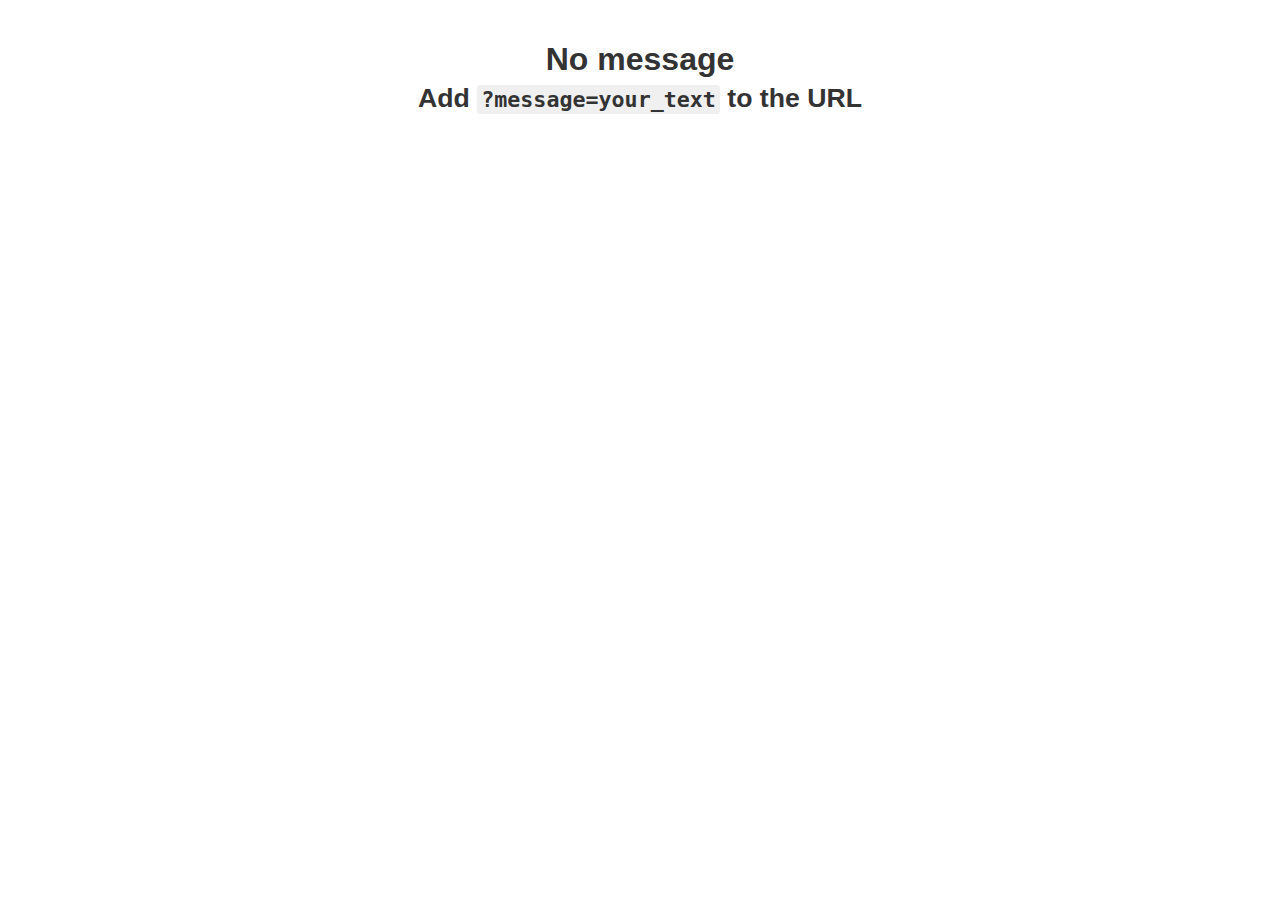
<file: message/index.html>
<!DOCTYPE html>
<html>
<head>
  <meta charset="UTF-8">
  <title>Personal Message</title>
  <style>
    body{margin:0;padding:20px;font-family:Arial,sans-serif;text-align:center}
    h1{color:#333}
    code{background:#f0f0f0;padding:2px 4px;border-radius:3px}
  </style>
</head>
<body>
  <h1 id="display">No message</h1>
  <script>
    const params = new URLSearchParams(window.location.search);
    const msg = params.get('message');
    if (msg) {
      document.getElementById('display').textContent = msg;
    } else {
      document.getElementById('display').innerHTML = 'No message<br><small>Add <code>?message=your_text</code> to the URL</small>';
    }
  </script>
</body>
</html>
</file>
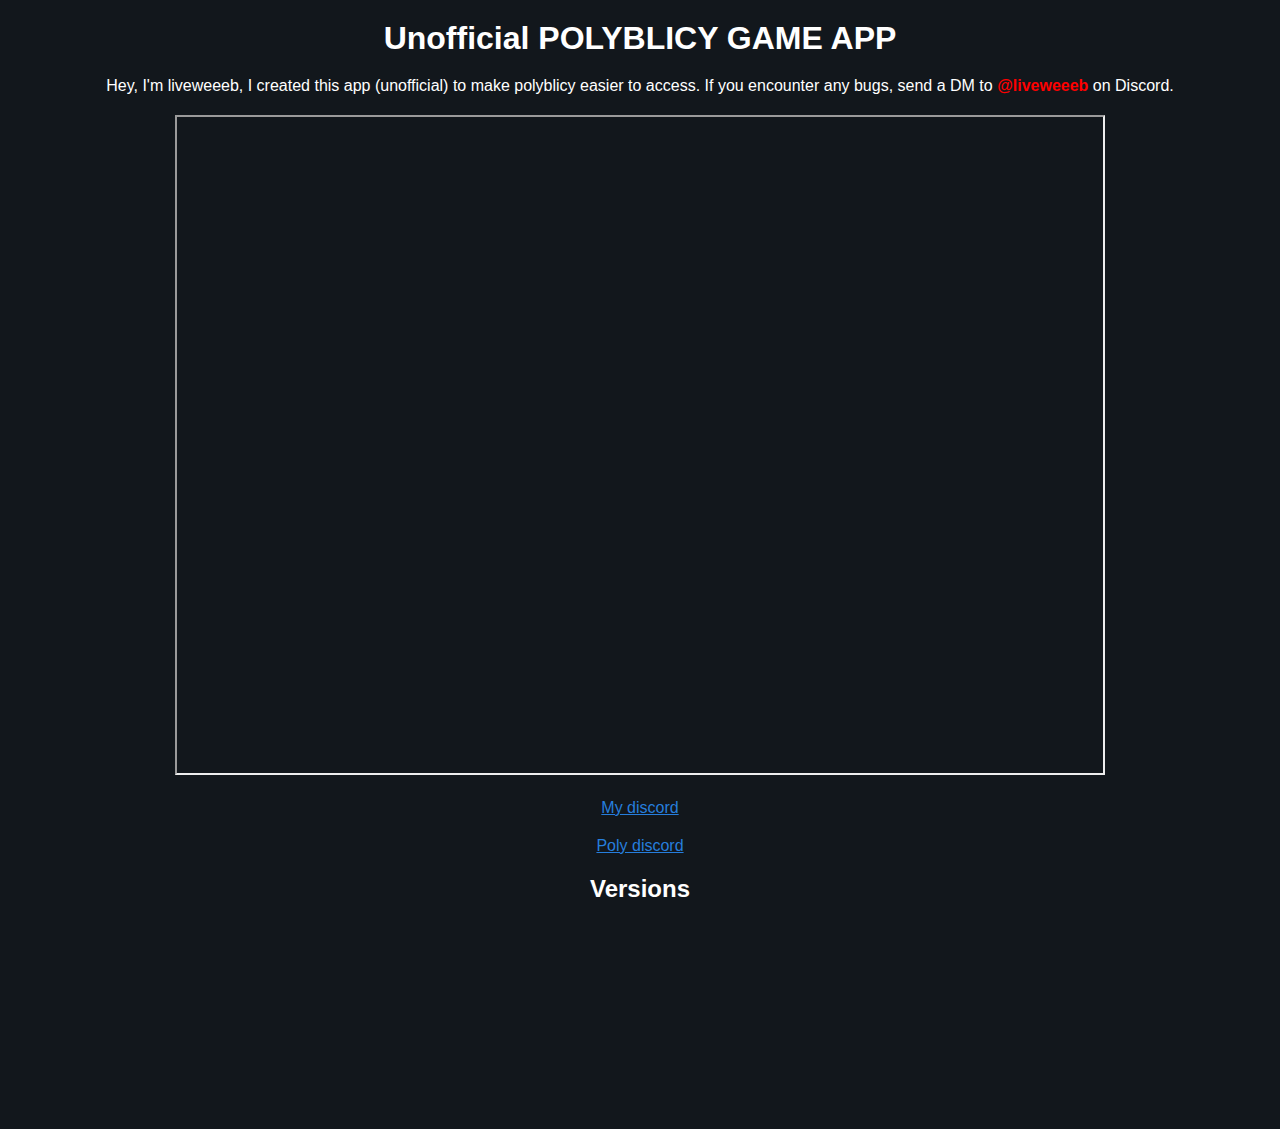
<file: none/app.html>
<!DOCTYPE html>
<html lang="fr">
<head>
    <meta charset="UTF-8" />
    <meta name="viewport" content="width=device-width, initial-scale=1.0" />
    <title>POLYBLICY Game App</title>
    <style>
        * {
            box-sizing: border-box;
        }

        html, body {
            height: 100%;
            margin: 0;
            overflow: auto;
            font-family: Arial, Helvetica, sans-serif;
            background-color: #12171C;
            color: #ffffff;
            text-align: center;
            -webkit-font-smoothing: antialiased;
            -moz-osx-font-smoothing: grayscale;
        }

        h1, h2, h4, p {
            margin: 20px 0;
        }

        iframe {
            width: 930px;
            height: 660px;
            border: 2px inset;
            max-width: 100%;
            box-sizing: border-box;
            overflow-clip-margin: content-box !important;
            overflow: clip !important;
        }

        a {
            color: #267edd;
            text-decoration: underline;
        }

        green {
            color: red;
            font-weight: bold;
        }

        gdsdsqr {
            display: inline-block;
            color: #ff8800;
            transition: transform 0.3s ease;
            text-decoration: underline;
        }

        gdsdsqr:hover {
            color: #7e4300;
            transform: scale(1.05);
        }
    </style>
</head>
<body>
    <div>
        <h1>Unofficial POLYBLICY GAME APP</h1>
        <p>
            Hey, I'm liveweeeb, I created this app (unofficial) to make polyblicy easier to access.
            If you encounter any bugs, send a DM to <green>@liveweeeb</green> on Discord.
        </p>

        <iframe 
            src="https://www.gaming-style.com/POLYBLICY/Game/index.php" 
            frameborder="0" 
            scrolling="no" 
            allowfullscreen>
        </iframe>

        <p><a draggable="false" href="https://discord.gg/Gr5CfeASPj" target="_blank">My discord</a></p>
        <p><a draggable="false" href="https://discord.gg/polyblicy-731543534204878918" target="_blank">Poly discord</a></p>

        <h2>Versions</h2>

        <h4>1.1</h4>
        <p>
            Version 1.1 <br>
            Brings numerous optimizations and resolved some bugs<br>
            Link: <gdsdsqr>
                <a draggable="false" href="https://www.mediafire.com/file/pw3g3kwzhun17jw/POLYBLICY_GAME_APP_v1.1.zip/file" target="_blank">
                    https://www.mediafire.com/file/pw3g3kwzhun17jw/POLYBLICY_GAME_APP_v1.1.zip/file
                </a>
            </gdsdsqr>
        </p>

        <h4>1.0</h4>
        <p>
            Version 1.0 <br>
            Link: <gdsdsqr>
                <a draggable="false" href="https://www.mediafire.com/file/esk3v8t8p12g2kc/POLY_APP.zip/file" target="_blank">
                    https://www.mediafire.com/file/esk3v8t8p12g2kc/POLY_APP.zip/file
                </a>
            </gdsdsqr>
        </p>
    </div>
</body>
</html>
</file>
<file: assets/css/styles.css>
/* Global Variables */
:root {
    --primary-color: #4361ee;
    --secondary-color: #3f37c9;
    --accent-color: #4cc9f0;
    --dark-color: #1a1a2e;
    --light-color: #f8f9fa;
    --success-color: #4bb543;
    --error-color: #ff3333;
    --border-radius: 8px;
    --box-shadow: 0 4px 6px rgba(0, 0, 0, 0.1);
    --transition: all 0.2s ease;
}

/* Global Styles */
* {
    margin: 0;
    padding: 0;
    box-sizing: border-box;
}

body {
    font-family: 'Roboto', sans-serif;
    line-height: 1.6;
    color: #333;
    background-color: #f5f7fa;
    display: flex;
    flex-direction: column;
    min-height: 100vh;
}

.container {
    width: 100%;
    max-width: 1200px;
    margin: 0 auto;
    padding: 0 20px;
}

/* Header Styles */
.main-header {
    background-color: var(--dark-color);
    color: white;
    padding: 1rem 0;
    box-shadow: var(--box-shadow);
    position: sticky;
    top: 0;
    z-index: 100;
    transition: var(--transition);
}

.main-header .container {
    display: flex;
    justify-content: space-between;
    align-items: center;
}

.logo a {
    color: white;
    text-decoration: none;
    font-size: 1.5rem;
    font-weight: 700;
    transition: var(--transition);
}

.logo span, .footer-bottom span {
    color: var(--accent-color);
}

/* Navigation Styles */
.main-nav ul {
    display: flex;
    list-style: none;
}

.main-nav li {
    margin-left: 2rem;
}

.main-nav a {
    color: white;
    text-decoration: none;
    font-weight: 500;
    padding: 0.5rem 0;
    position: relative;
    transition: var(--transition);
}

.main-nav a:hover {
    color: var(--accent-color);
}

.main-nav a::after {
    content: '';
    position: absolute;
    bottom: 0;
    left: 0;
    width: 0;
    height: 2px;
    transition: var(--transition);
    background-color: var(--accent-color);
}

.main-nav a:hover::after {
    width: 100%;
}

/* Main Content Styles */
main {
    flex: 1;
    padding: 2rem 0;
}

.center {
    text-align: center;
}

/* Hero Section Styles */
.hero {
    text-align: center;
    padding: 4rem 0;
    background: linear-gradient(135deg, rgba(67, 97, 238, 0.1) 0%, rgba(76, 201, 240, 0.1) 100%);
    border-radius: var(--border-radius);
    margin-bottom: 3rem;
    transition: var(--transition);
}

.hero h1 {
    font-size: 2.5rem;
    margin-bottom: 1rem;
    color: var(--dark-color);
}

.hero p {
    font-size: 1.2rem;
    max-width: 700px;
    margin: 0 auto 2rem;
    color: #333;
    transition: var(--transition);
}

/* Projects Section Styles */
.projects {
    display: grid;
    grid-template-columns: repeat(auto-fit, minmax(300px, 1fr));
    gap: 2rem;
    margin-bottom: 3rem;
}

.project-title {
    color: inherit;
    text-decoration: none;
    font-weight: 500;
    position: relative;
    padding: 0.5rem 0;
}

/* Project Card Styles */
.project-card {
    background: white;
    padding: 2rem;
    border-radius: var(--border-radius);
    box-shadow: var(--box-shadow);
    text-align: center;
    transition: var(--transition);
}

.project-card:hover {
    transform: translateY(-5px);
    box-shadow: 0 10px 20px rgba(0, 0, 0, 0.1);
}

.project-icon {
    font-size: 2.5rem;
    margin-bottom: 1rem;
}

.project-card h3 {
    margin-bottom: 1rem;
    color: var(--dark-color);
    transition: var(--transition);
}

/* Content Section Styles */
.content-section {
    background: white;
    padding: 2rem;
    border-radius: var(--border-radius);
    box-shadow: var(--box-shadow);
    margin-bottom: 2rem;
    transition: var(--transition);
}

.content-section h2 {
    color: var(--dark-color);
    margin-bottom: 0.5rem;
    transition: var(--transition);
}

/* Button Styles */
.btn {
    display: inline-flex;
    align-items: center;
    justify-content: center;
    padding: 0.75rem 1.5rem;
    border: none;
    border-radius: var(--border-radius);
    font-weight: 500;
    text-decoration: none;
    cursor: pointer;
    transition: var(--transition);
}

.btn-icon {
    margin-right: 0.5rem;
}

.btn-primary {
    background-color: var(--primary-color);
    color: white;
    transition: var(--transition);
}

.btn-primary:hover {
    background-color: var(--secondary-color);
    transform: translateY(-2px);
}

.btn-secondary {
    background-color: white;
    color: var(--primary-color);
    border: 1px solid var(--primary-color);
    transition: var(--transition);
}

.btn-secondary:hover {
    background-color: #f0f4ff;
    transform: translateY(-2px);
}

.btn-large {
    padding: 1rem 2rem;
    font-size: 1.1rem;
    transition: var(--transition);
}

.cta-buttons {
    display: flex;
    gap: 1rem;
    justify-content: center;
    margin-top: 2rem;
}

/* Footer Styles */
.main-footer {
    background-color: var(--dark-color);
    color: white;
    padding: 3rem 0 0;
    margin-top: auto;
    transition: var(--transition);
}

.footer-content {
    display: grid;
    grid-template-columns: repeat(auto-fit, minmax(250px, 1fr));
    gap: 2rem;
    margin-bottom: 2rem;
    transition: var(--transition);
}

.footer-section h3 {
    color: var(--accent-color);
    margin-bottom: 1rem;
    font-size: 1.2rem;
    transition: var(--transition);
}

.footer-section p {
    margin-bottom: 1rem;
    opacity: 0.8;
    transition: var(--transition);
}

.footer-section ul {
    list-style: none;
}

.footer-section li {
    margin-bottom: 0.5rem;
}

.footer-section a {
    color: white;
    text-decoration: none;
    opacity: 0.8;
    transition: var(--transition);
}

.footer-section a:hover {
    opacity: 1;
    color: var(--accent-color);
}

.footer-bottom {
    text-align: center;
    padding: 1.5rem 0;
    border-top: 1px solid rgba(255, 255, 255, 0.1);
    font-size: 0.9rem;
    opacity: 0.7;
    transition: var(--transition);
}

/* Theme Switcher Styles */
.theme-switch {
    position: relative;
    display: inline-block;
    width: 60px;
    height: 30px;
    margin-left: 20px;
}

.theme-switch input {
    opacity: 0;
    width: 0;
    height: 0;
}

.slider {
    position: absolute;
    cursor: pointer;
    top: 0;
    left: 0;
    right: 0;
    bottom: 0;
    background-color: #1a1a2e;
    border-radius: 34px;
    transition: var(--transition);
}

.slider:before {
    position: absolute;
    content: "";
    height: 22px;
    width: 22px;
    left: 4px;
    bottom: 4px;
    background-color: white;
    border-radius: 50%;
    z-index: 2;
    transition: var(--transition);
}

input:checked + .slider {
    background-color: #4cc9f0;
}

input:checked + .slider:before {
    transform: translateX(30px);
}

.slider .sun, .slider .moon {
    position: absolute;
    font-size: 14px;
    line-height: 30px;
    user-select: none;
    pointer-events: none;
    transition: var(--transition);
}

.slider .sun {
    left: 8px;
    opacity: 0;
}

.slider .moon {
    right: 8px;
    opacity: 1;
}

input:checked + .slider .sun {
    opacity: 1;
}

input:checked + .slider .moon {
    opacity: 0;
}

/* Mobile Menu Styles */
.menu-toggle {
    display: none;
    flex-direction: column;
    justify-content: space-between;
    width: 30px;
    height: 22px;
    background: none;
    border: none;
    cursor: pointer;
    z-index: 1001;
}

.menu-toggle .bar {
    width: 100%;
    height: 3px;
    background-color: white;
    border-radius: 3px;
    transition: 0.3s ease;
}

@media (max-width: 768px) {
    .menu-toggle {
        display: flex;
        position: absolute;
        top: 25px;
        right: 20px;
    }

    .main-nav {
        position: absolute;
        top: 70px;
        left: 0;
        right: 0;
        background-color: var(--dark-color);
        display: flex;
        flex-direction: column;
        align-items: center;
        justify-content: center;
        padding: 2rem 0;
        text-align: center;
        opacity: 0;
        visibility: hidden; 
        transform: translateY(-100%); 
        transition: var(--transition) 
    }

    .main-nav.open {
        opacity: 1; 
        visibility: visible; 
        transform: translateY(0); 
    }

    .main-nav ul {
        display: flex;
        flex-direction: column;
        align-items: center;
        gap: 1rem;
        width: 100%;
        padding: 0;
        margin: 0;
        list-style: none;
    }

    .main-nav li {
        width: 100%;
        display: flex;
        justify-content: center;
    }

    .main-nav a {
        color: white;
        font-size: 1.4rem;
        text-decoration: none;
        display: inline-block;
        width: 100%;
    }

    .theme-switch {
        display: flex;
        align-items: center;
        justify-content: center;
        margin-left: 0;
        margin-right: 0;
    }
}
</file>
<file: assets/css/dark.css>
.dark-theme {
    --primary-color: #90caf9;
    --secondary-color: #42a5f5;
    --accent-color: #f48fb1;
    --dark-color: #121212;
    --light-color: #1e1e1e;
    --success-color: #66bb6a;
    --error-color: #ef5350;
    --border-radius: 8px;
    --box-shadow: 0 4px 10px rgba(0, 0, 0, 0.4);
    --transition: all 0.2s ease;
    
    background-color: var(--dark-color);
    color: #e0e0e0;
}

.dark-theme body {
    background-color: var(--dark-color);
    color: #e0e0e0;

}

.dark-theme .main-header {
    background-color: #1e1e1e;
    box-shadow: var(--box-shadow);

}

.dark-theme .logo a,
.dark-theme .main-nav a {
    color: #e0e0e0;

}

.dark-theme .main-nav a:hover,
.dark-theme .logo span {
    color: var(--accent-color);

}

.dark-theme .main-nav a::after {
    background-color: var(--accent-color);

}

.dark-theme .hero {
    background: linear-gradient(135deg, rgba(144, 202, 249, 0.1) 0%, rgba(244, 143, 177, 0.1) 100%);

}

.dark-theme .hero h1,
.dark-theme .hero p,
.dark-theme .project-card h3 {
    color: #e0e0e0;
}

.dark-theme .project-card,
.dark-theme .content-section,
.dark-theme .result-box,
.dark-theme .result-text {
    background-color: #1e1e1e;
    color: #e0e0e0;
    border: 1px solid #333;

}

.dark-theme textarea {
    background-color: #1e1e1e;
    color: #e0e0e0;
    border-color: #333;

}

.dark-theme textarea:focus {
    border-color: var(--primary-color);
    box-shadow: 0 0 0 3px rgba(144, 202, 249, 0.2);

}

.dark-theme .btn-primary {
    background-color: var(--primary-color);
    color: #121212;

}

.dark-theme .btn-primary:hover {
    background-color: var(--secondary-color);

}

.dark-theme .btn-secondary {
    background-color: #1e1e1e;
    color: var(--primary-color);
    border: 1px solid var(--primary-color);

}

.dark-theme .btn-secondary:hover {
    background-color: #2c2c2c;

}

.dark-theme .main-footer {
    background-color: #1a1a1a;
    color: #e0e0e0;

}

.dark-theme .footer-section a {
    color: #e0e0e0;

}

.dark-theme .footer-section a:hover {
    color: var(--accent-color);

}

.dark-theme .content-section h2 {
    color: #e0e0e0;

}

@media (max-width: 768px) {
    .dark-theme .main-nav {
        background-color: var(--light-color);
    }
}
</file>
